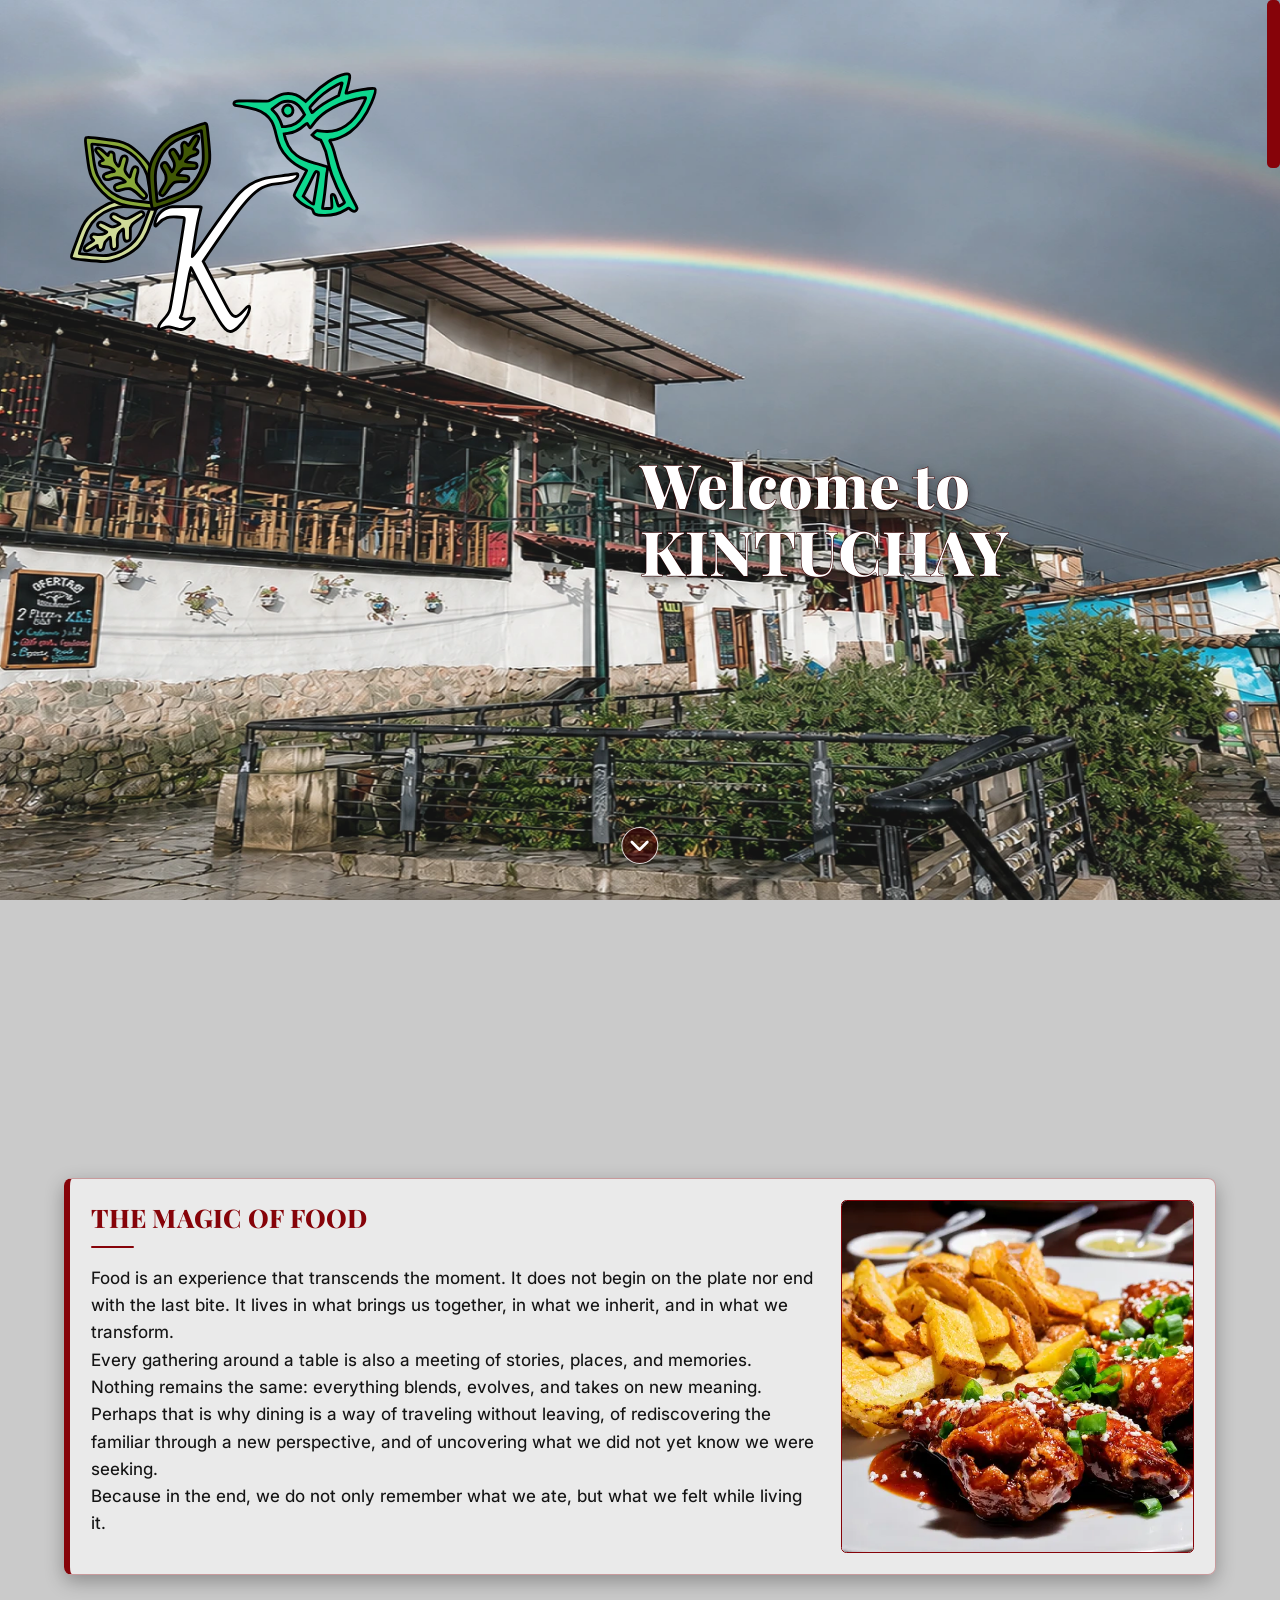
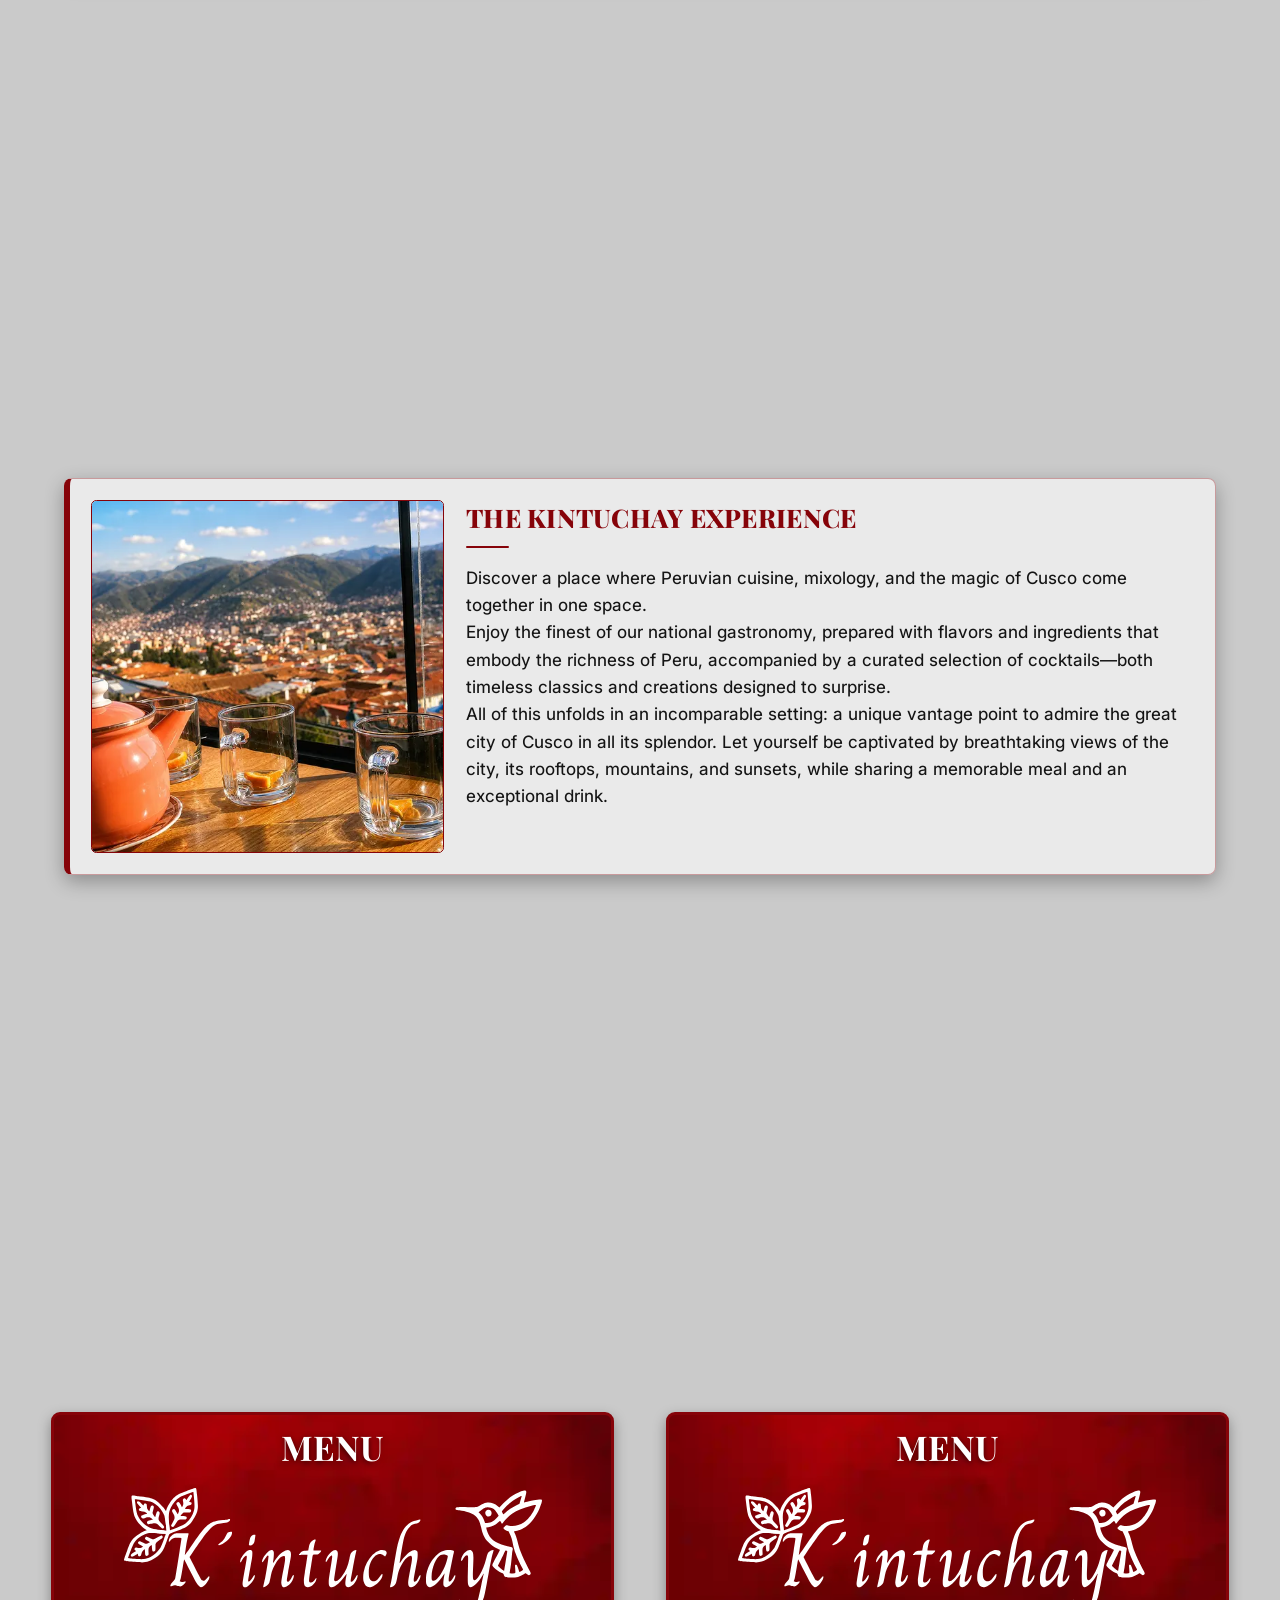
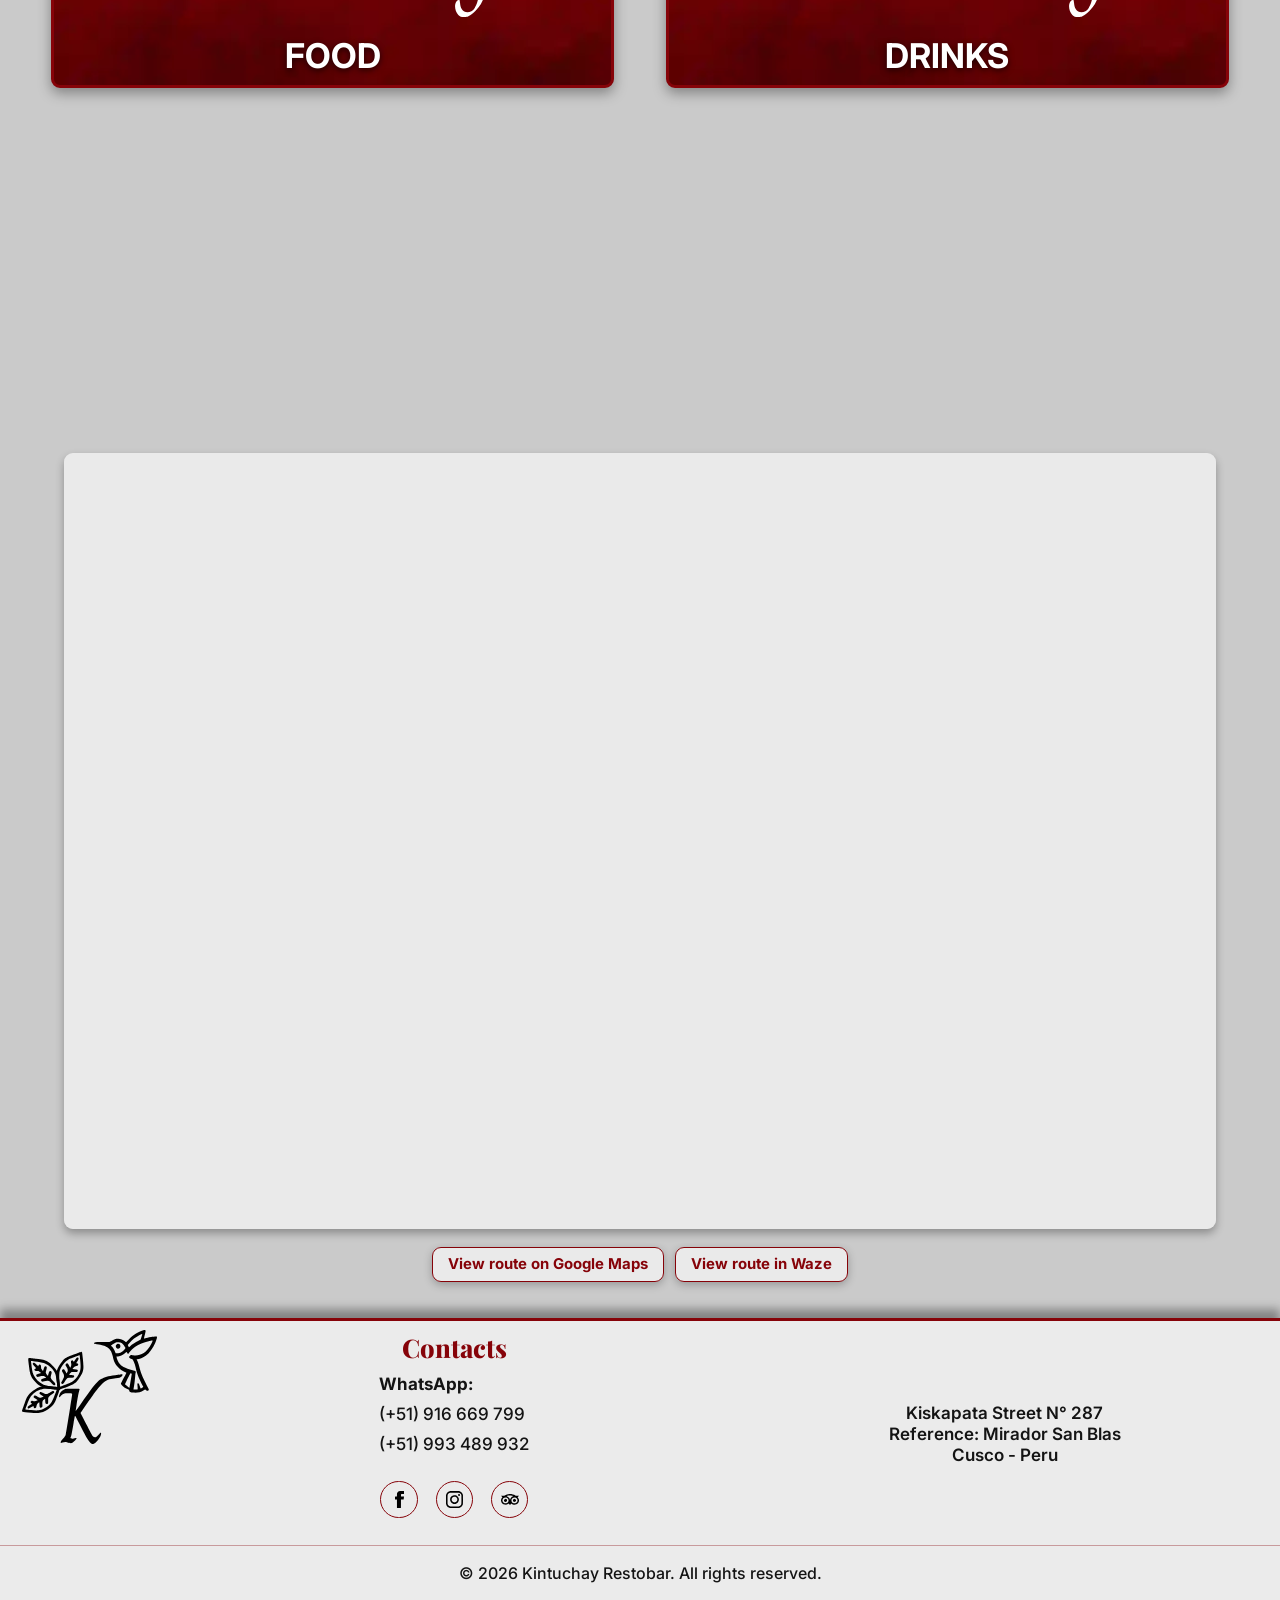
<file: index.html>
<!doctype html>
<html lang="es">
  <head>
    <meta charset="UTF-8" />
    <meta name="viewport" content="width=device-width, initial-scale=1" />
    <title>Kintuchay Restobar | Cocina peruana y coctelería en Cusco</title>
    <meta
      name="description"
      content="Gastronomía peruana, coctelería y una vista espectacular de Cusco. Calle Kiskapata 287, Mirador San Blas. Mira nuestras cartas y cómo llegar."
    />
    <meta name="theme-color" content="#292929" />
    <meta property="og:type" content="website" />
    <meta property="og:site_name" content="Kintuchay Restobar" />
    <meta property="og:title" content="Kintuchay Restobar | Cocina peruana y coctelería en Cusco" />
    <meta property="og:description" content="Gastronomía peruana, coctelería y una vista espectacular de Cusco." />
    <link rel="icon" href="assets/favicon.svg" type="image/svg+xml" />
    <link rel="preconnect" href="https://fonts.googleapis.com" />
    <link rel="preconnect" href="https://fonts.gstatic.com" crossorigin />
    <link rel="stylesheet" href="https://fonts.googleapis.com/css2?family=Playfair+Display:wght@700&display=swap" />
    <link rel="preload" as="image" href="assets/banners/main.webp" fetchpriority="high" />
    <link rel="prefetch" as="image" href="assets/menu/action_button.webp" />
    <link rel="stylesheet" href="css/base.css" />
    <link rel="stylesheet" href="css/home.css" />
    <script type="application/ld+json">
      {
        "@context": "https://schema.org",
        "@type": "Restaurant",
        "name": "Kintuchay Restobar",
        "servesCuisine": "Peruvian",
        "image": "assets/banners/main.webp",
        "telephone": ["+51916669799", "+51993489932"],
        "address": {
          "@type": "PostalAddress",
          "streetAddress": "Calle Kiskapata 287",
          "addressLocality": "Cusco",
          "addressCountry": "PE"
        },
        "geo": {
          "@type": "GeoCoordinates",
          "latitude": -13.5135756,
          "longitude": -71.9741862
        },
        "sameAs": [
          "https://www.facebook.com/kintuchay.restobar.5",
          "https://www.instagram.com/kintuchay_restobar/",
          "https://www.tripadvisor.com.pe/Restaurant_Review-g294314-d23463209-Reviews-Kintuchay-Cusco_Cusco_Region.html"
        ]
      }
    </script>
  </head>

  <body data-smooth-scroll data-smooth="0.08">
    <script src="js/theme.js"></script>

    <main>
      <section class="banner" id="top">
        <img src="assets/banners/main.webp" width="2048" height="1024" alt="" data-lang-alt="alt.banner" fetchpriority="high" />
        <div class="banner-content">
          <div class="icon-container">
            <img src="assets/icon.svg" alt="" />
          </div>
          <h1 class="text-container" data-lang="ui.welcome"></h1>
          <button class="scroll-hint" id="scroll-hint" type="button" data-lang-label="ui.scroll_down">
            <svg viewBox="0 0 24 24" width="40" height="40" fill="none" aria-hidden="true">
              <path d="M5 9l7 7 7-7" stroke="currentColor" stroke-width="2.5" stroke-linecap="round" stroke-linejoin="round" />
            </svg>
          </button>
        </div>
      </section>

      <div class="sections-container" id="sections"></div>

      <section class="menus-container" id="menus">
        <button class="menu-btn food" type="button" data-menu="foods">
          <span class="btn-title" data-lang="menu"></span>
          <img src="assets/title_bar.svg" alt="" />
          <span class="btn-subtitle" data-lang="menu.food"></span>
        </button>
        <button class="menu-btn drinks" type="button" data-menu="drinks">
          <span class="btn-title" data-lang="menu"></span>
          <img src="assets/title_bar.svg" alt="" />
          <span class="btn-subtitle" data-lang="menu.drinks"></span>
        </button>
      </section>

      <section class="map-container" id="map">
        <iframe
          src="https://www.google.com/maps/embed?pb=!1m18!1m12!1m3!1d242.45990794261797!2d-71.97418624702314!3d-13.513575635517789!2m3!1f0!2f0!3f0!3m2!1i1024!2i768!4f13.1!3m3!1m2!1s0x916dd7f8635659b7%3A0x79aada17082e0e29!2sK'intuchay!5e0!3m2!1ses-419!2spe!4v1785962125775!5m2!1ses-419!2spe"
          data-lang-title="map.title"
          title="Kintuchay Restobar"
          style="border: 0"
          allowfullscreen=""
          loading="lazy"
          referrerpolicy="no-referrer-when-downgrade"
        ></iframe>
        <div class="map-actions">
          <a class="map-button" data-link="google" data-leaf target="_blank" rel="noopener" data-lang="map.google"></a>
          <a class="map-button" data-link="waze" data-leaf target="_blank" rel="noopener" data-lang="map.waze"></a>
        </div>
      </section>
    </main>

    <script src="libraries/smooth-scroll.js"></script>
    <script src="js/core.js"></script>
    <script src="js/home.js"></script>
  </body>
</html>
</file>
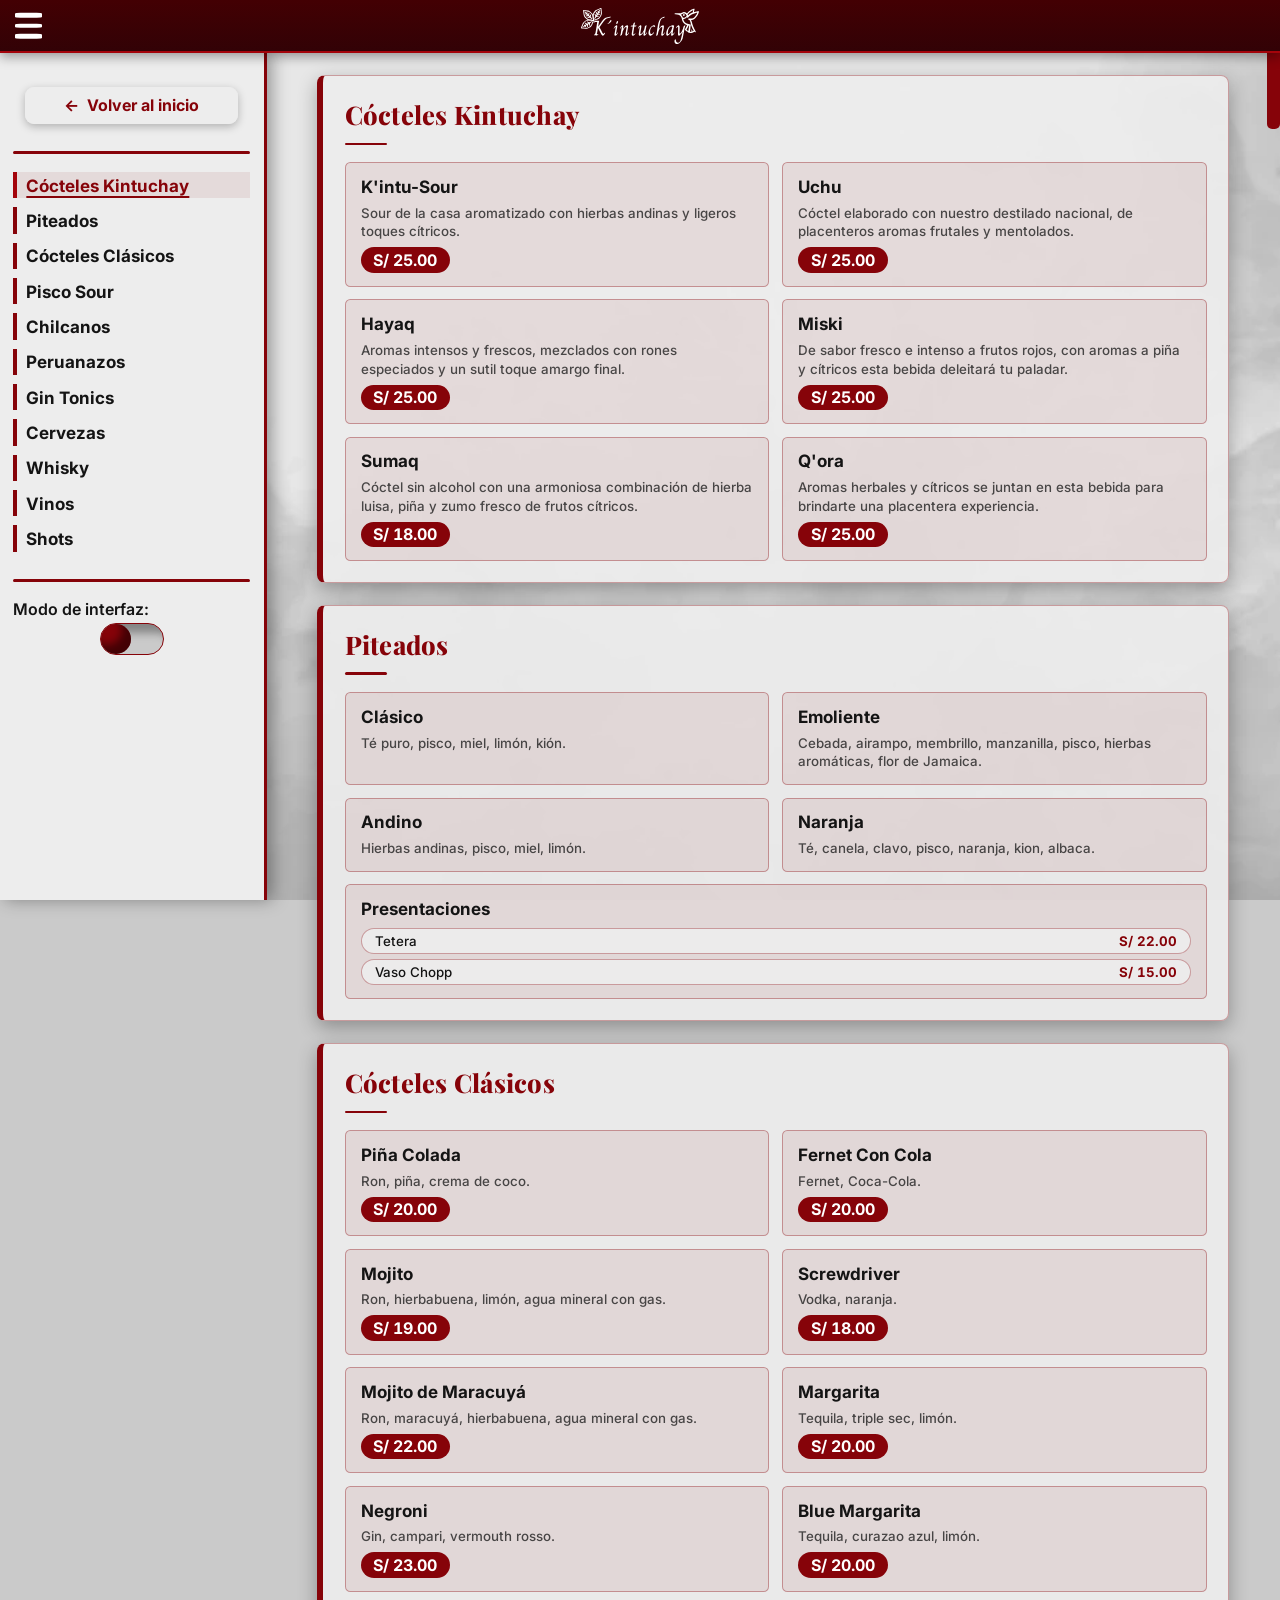
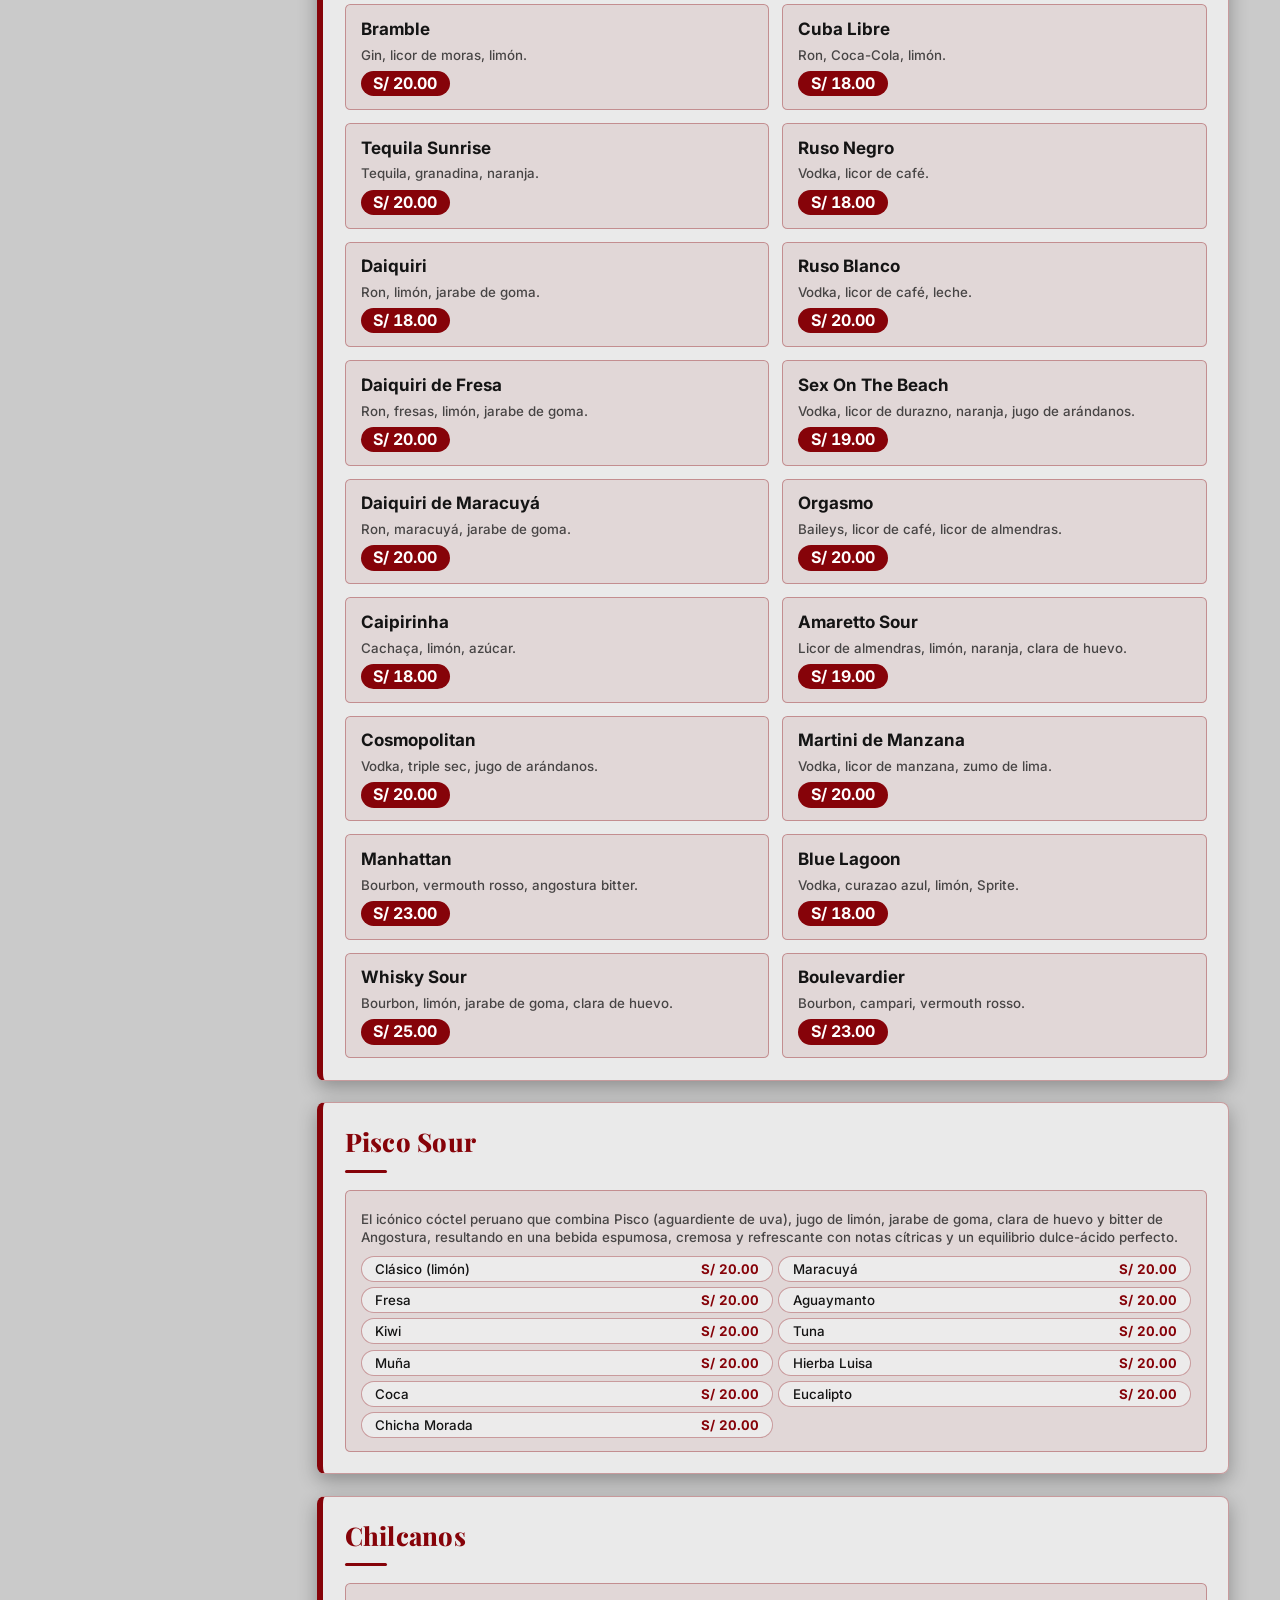
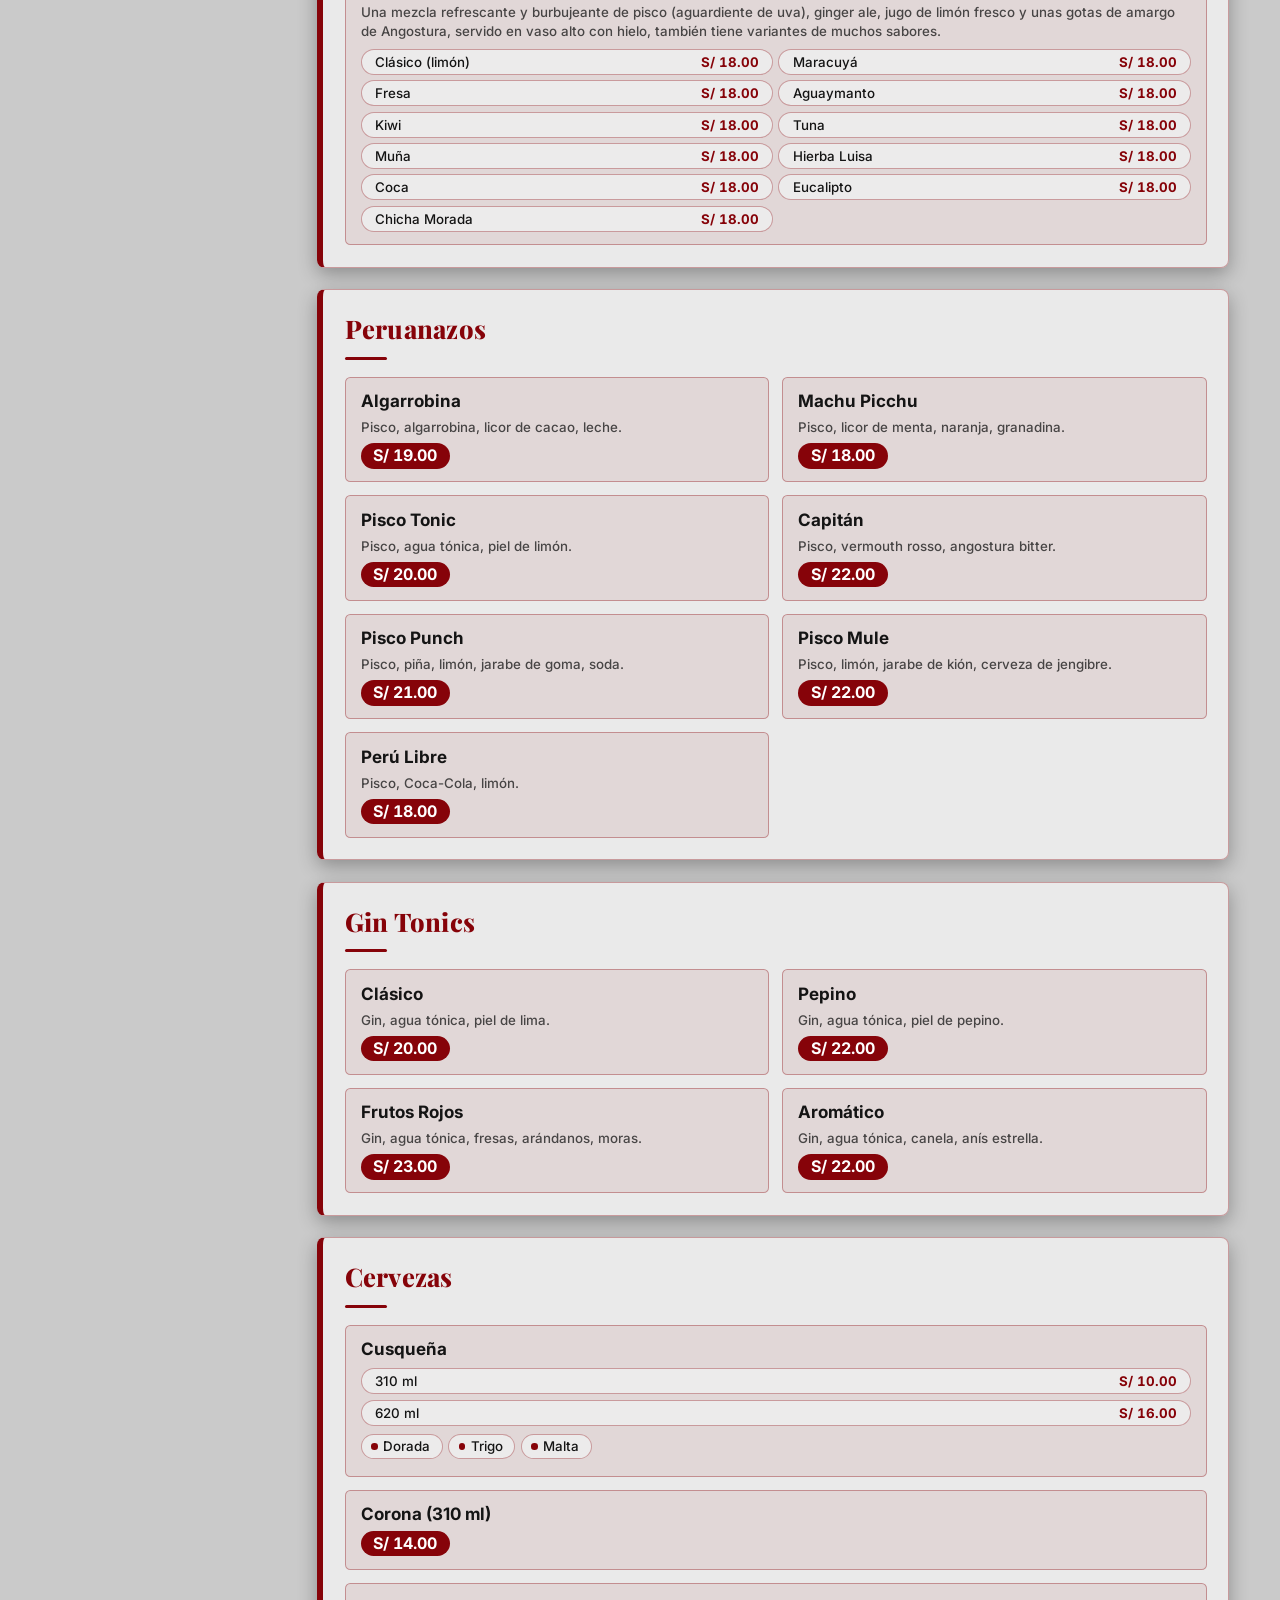
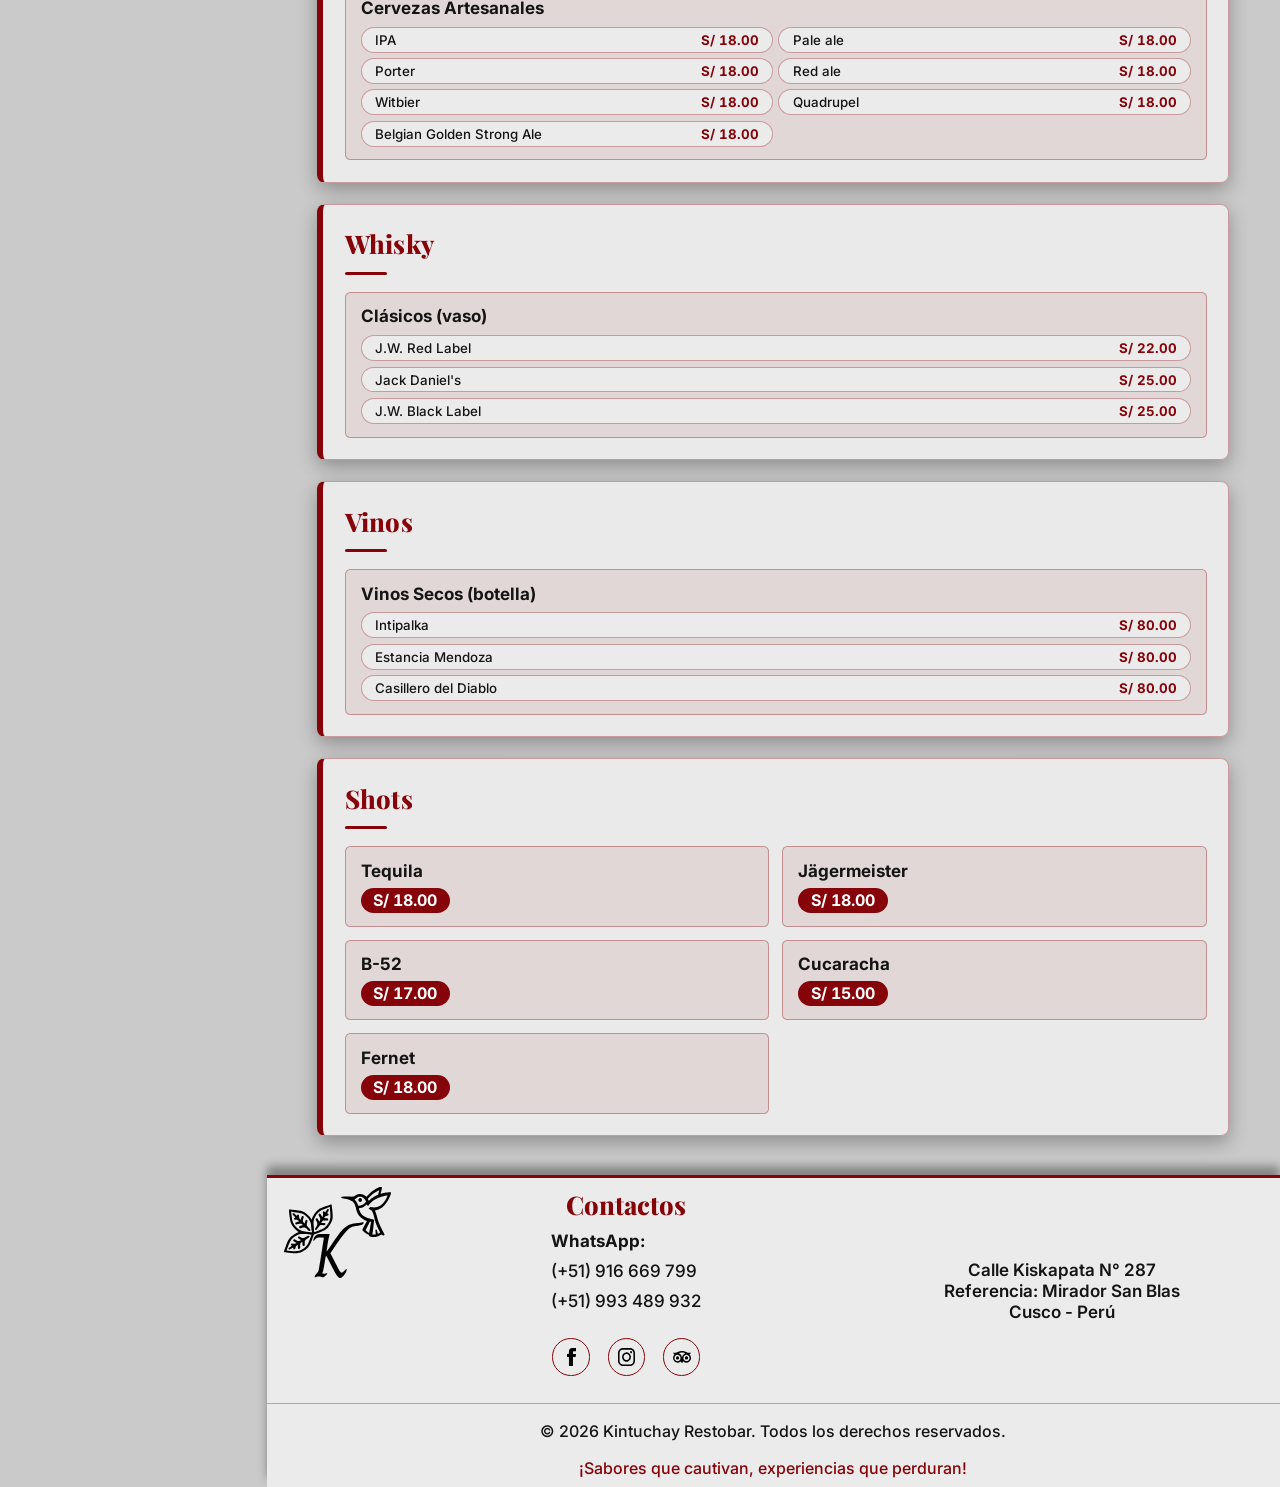
<file: Bebidas/index.html>
<!doctype html>
<html lang="es">
  <head>
    <meta charset="UTF-8" />
    <meta name="viewport" content="width=device-width, initial-scale=1" />
    <title>Carta de bebidas | Kintuchay Restobar</title>
    <meta
      name="description"
      content="Carta de bebidas de Kintuchay Restobar en Cusco: cócteles de autor y clásicos, pisco sour, chilcanos, gin tonics, cervezas, whisky, vinos y shots."
    />
    <meta name="theme-color" content="#292929" />
    <link rel="icon" href="../assets/favicon.svg" type="image/svg+xml" />
    <link rel="preconnect" href="https://fonts.googleapis.com" />
    <link rel="preconnect" href="https://fonts.gstatic.com" crossorigin />
    <link rel="stylesheet" href="https://fonts.googleapis.com/css2?family=Playfair+Display:wght@700&display=swap" />
    <link rel="stylesheet" href="../css/base.css" />
    <link rel="stylesheet" href="../css/menu.css" />
  </head>

  <body
    data-smooth-scroll
    data-smooth="0.08"
    data-page="menu"
    data-root="../"
    data-fixed-lang="es"
    data-side-open="desktop"
    data-title-key="meta.drinks_title"
    data-description-key="meta.drinks_description"
  >
    <script src="../js/theme.js"></script>

    <main class="menu-main">
      <h1 class="sr-only" data-lang="menu_page.drinks_heading"></h1>
      <div class="menu-content" id="menu-content"></div>
    </main>

    <script src="../libraries/smooth-scroll.js"></script>
    <script src="../js/core.js"></script>
    <script src="../js/menu.js"></script>
  </body>
</html>
</file>
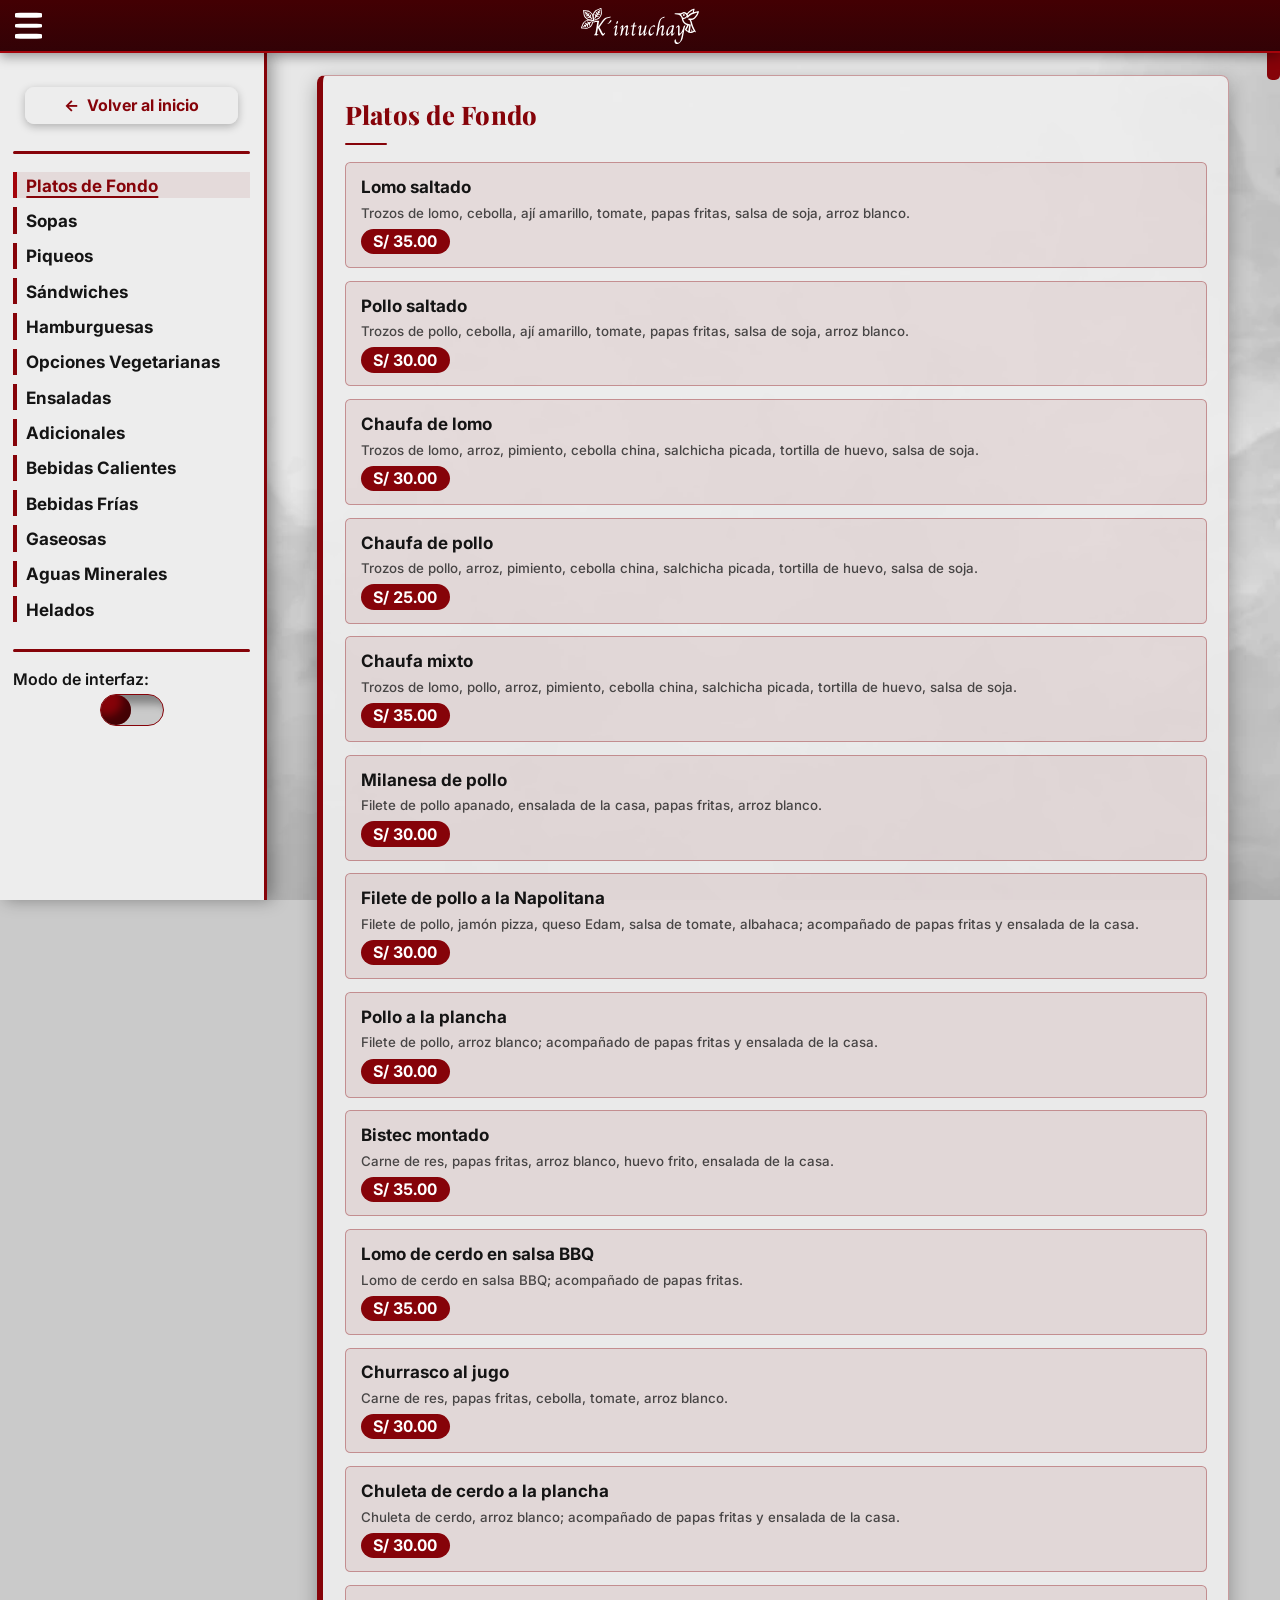
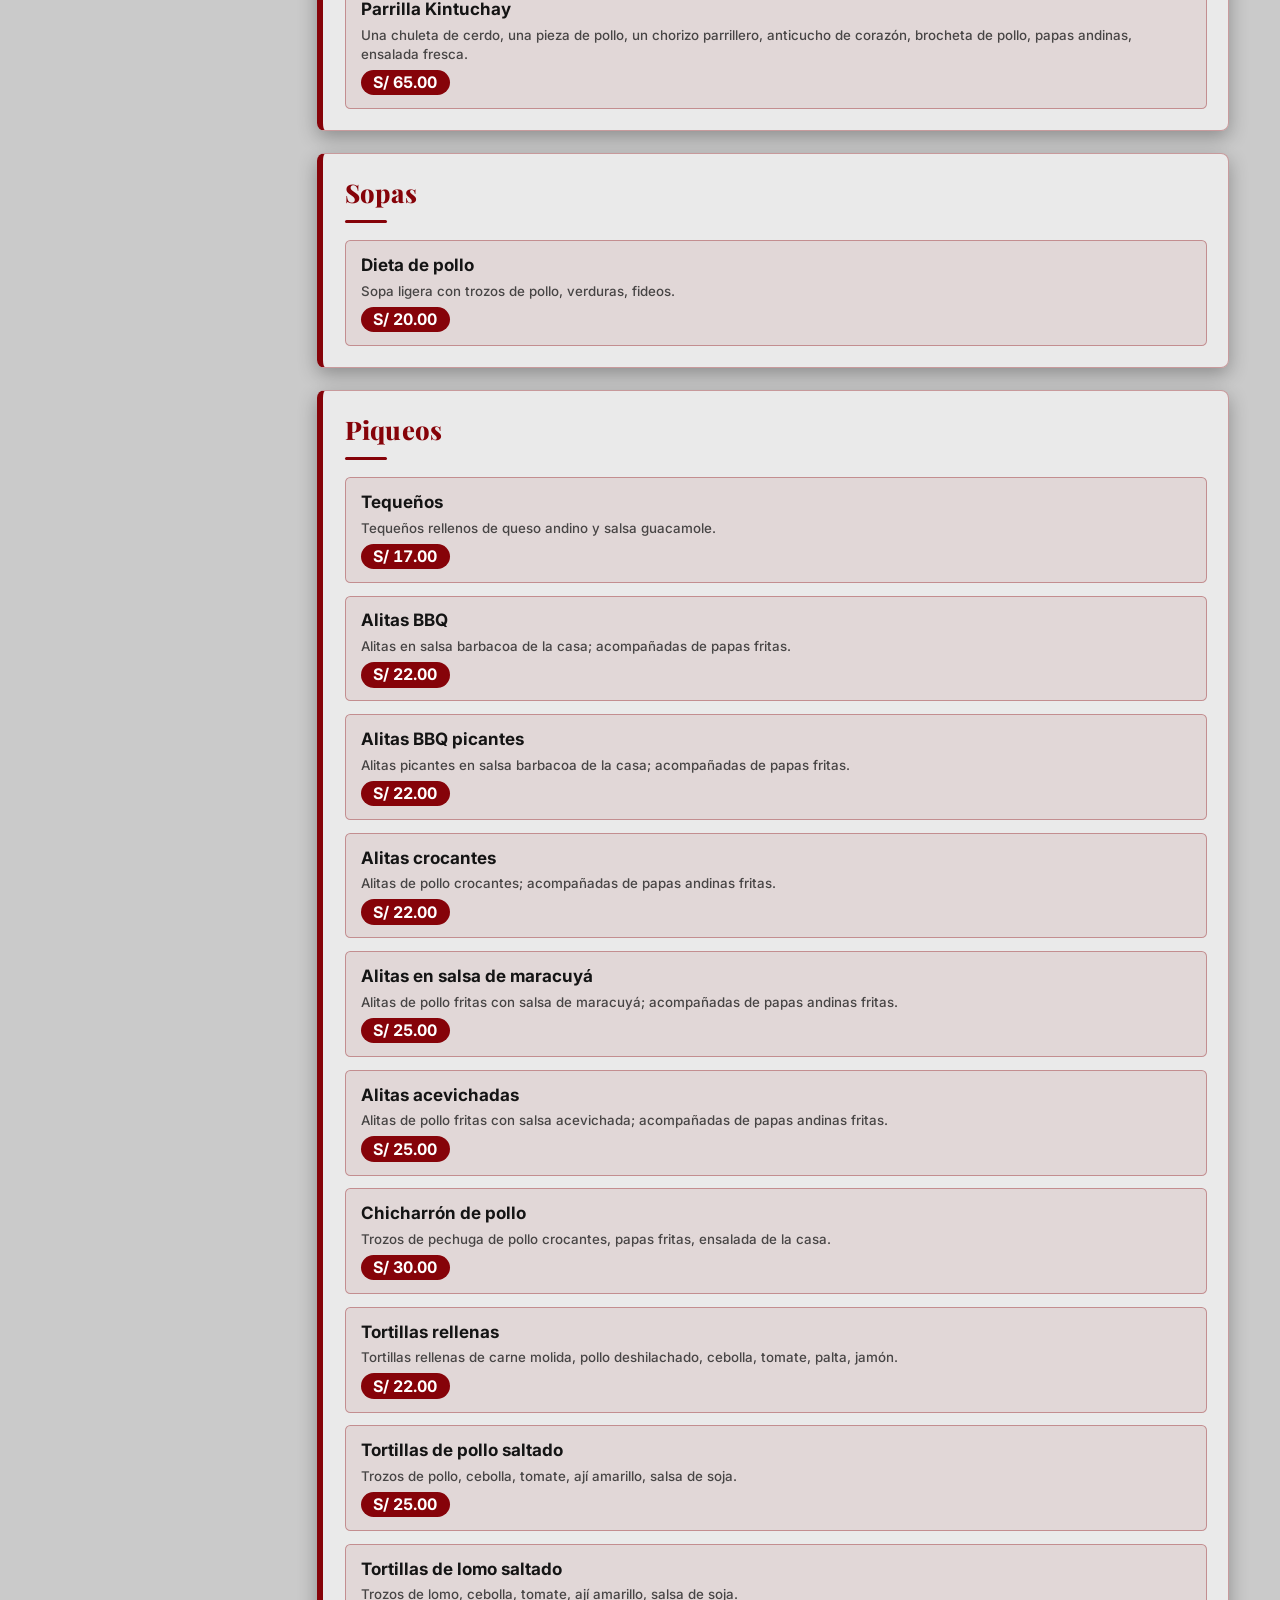
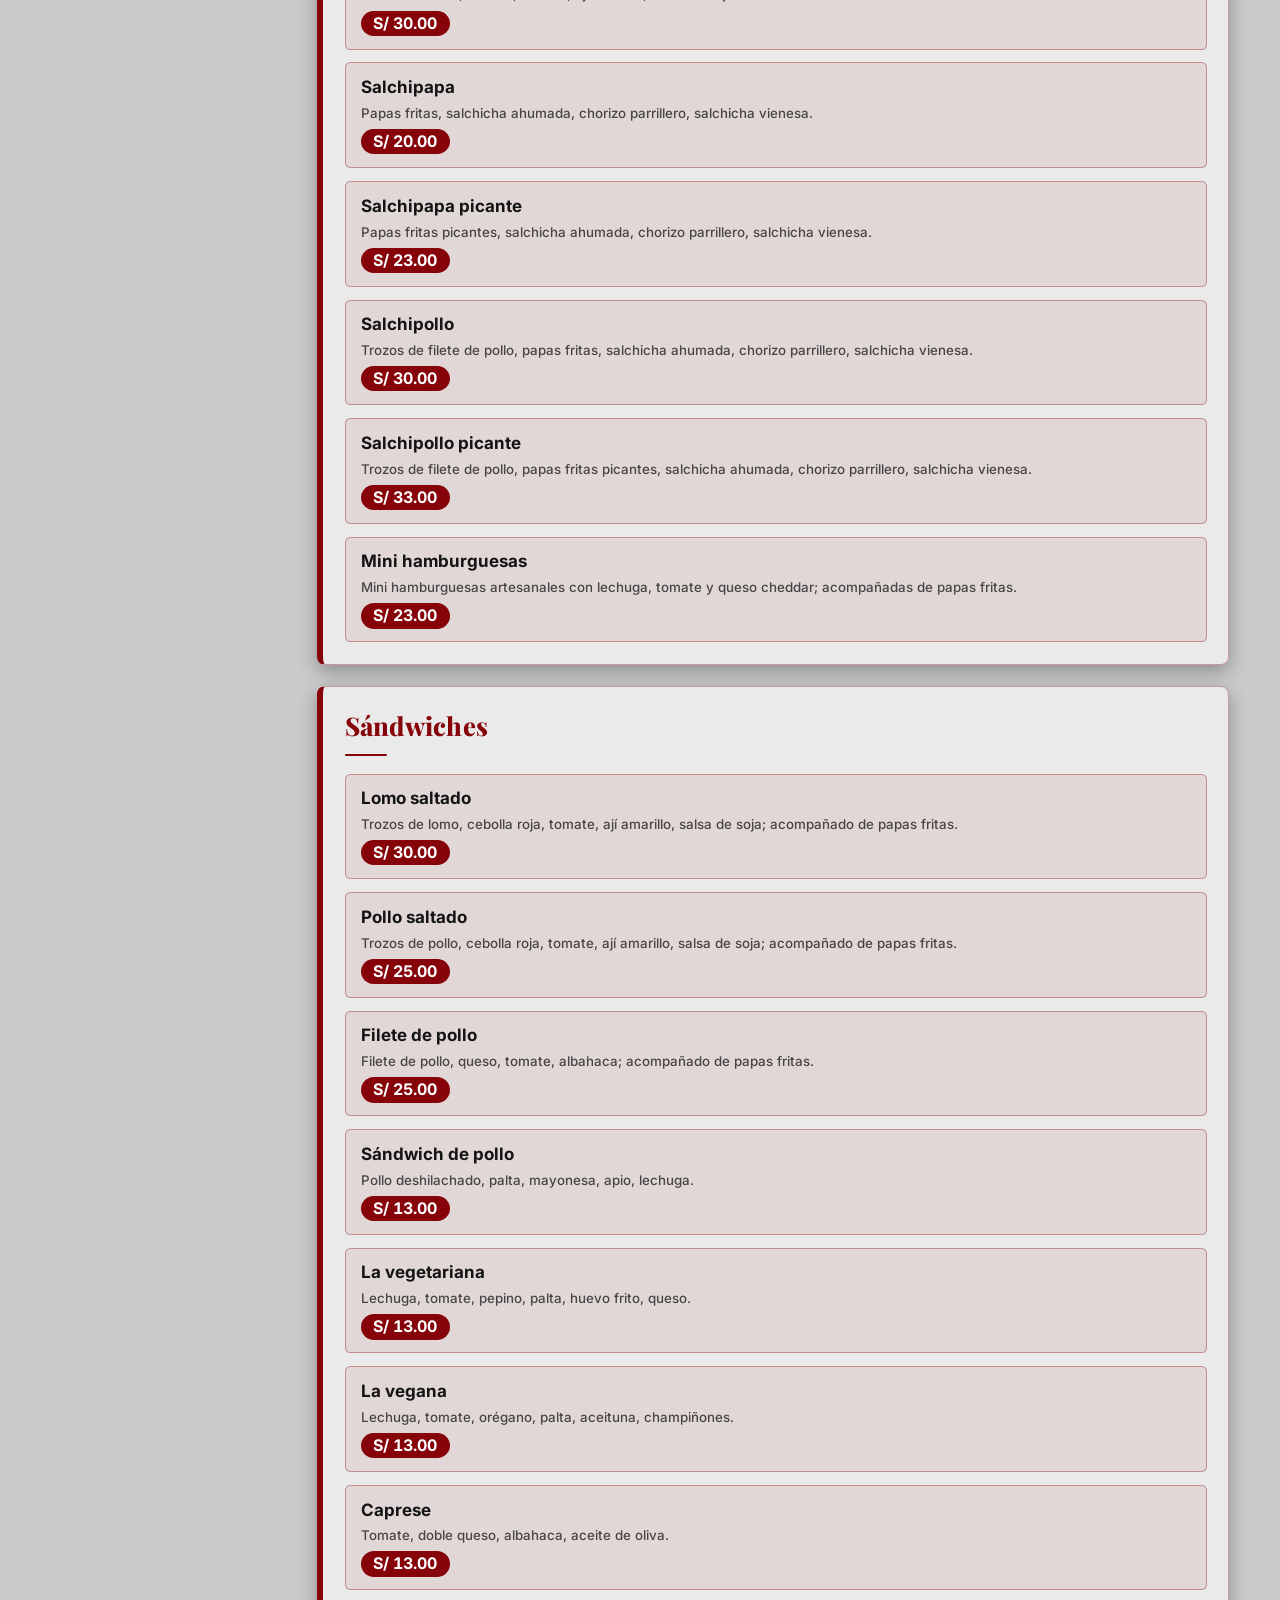
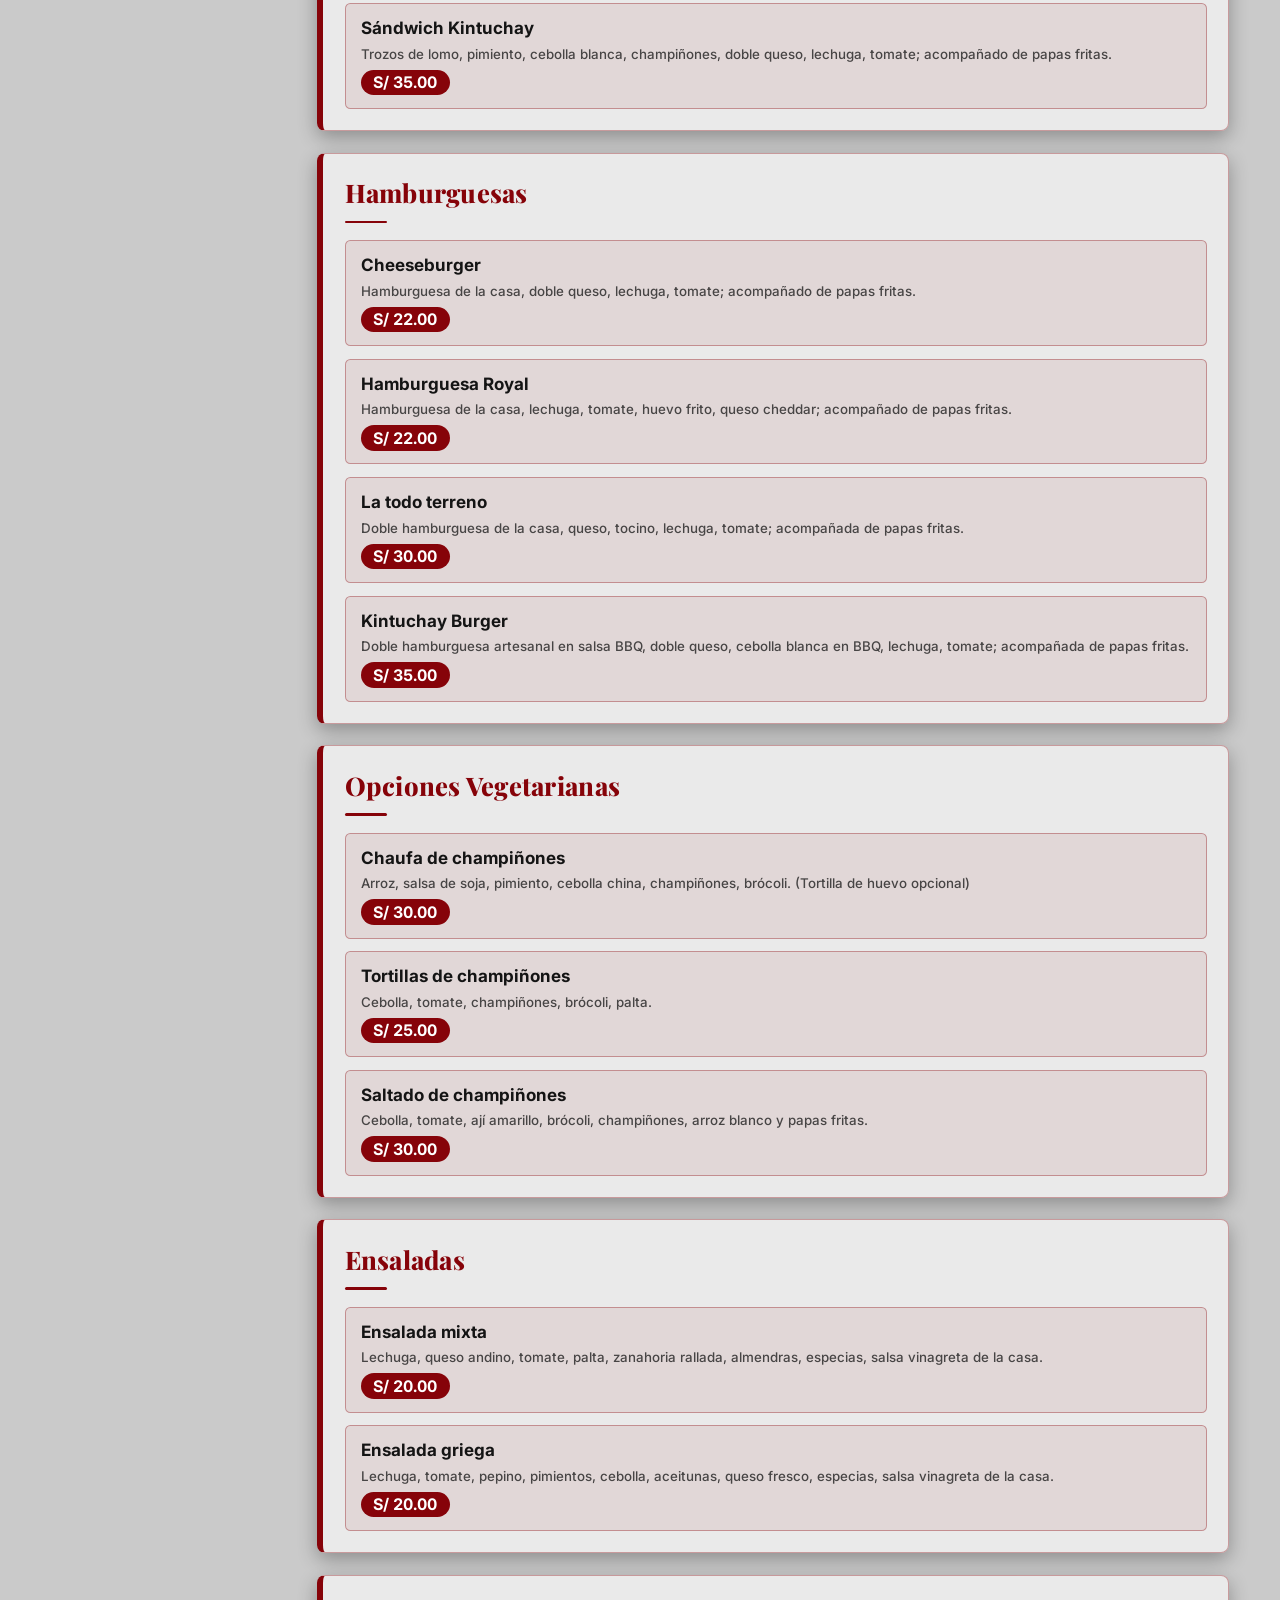
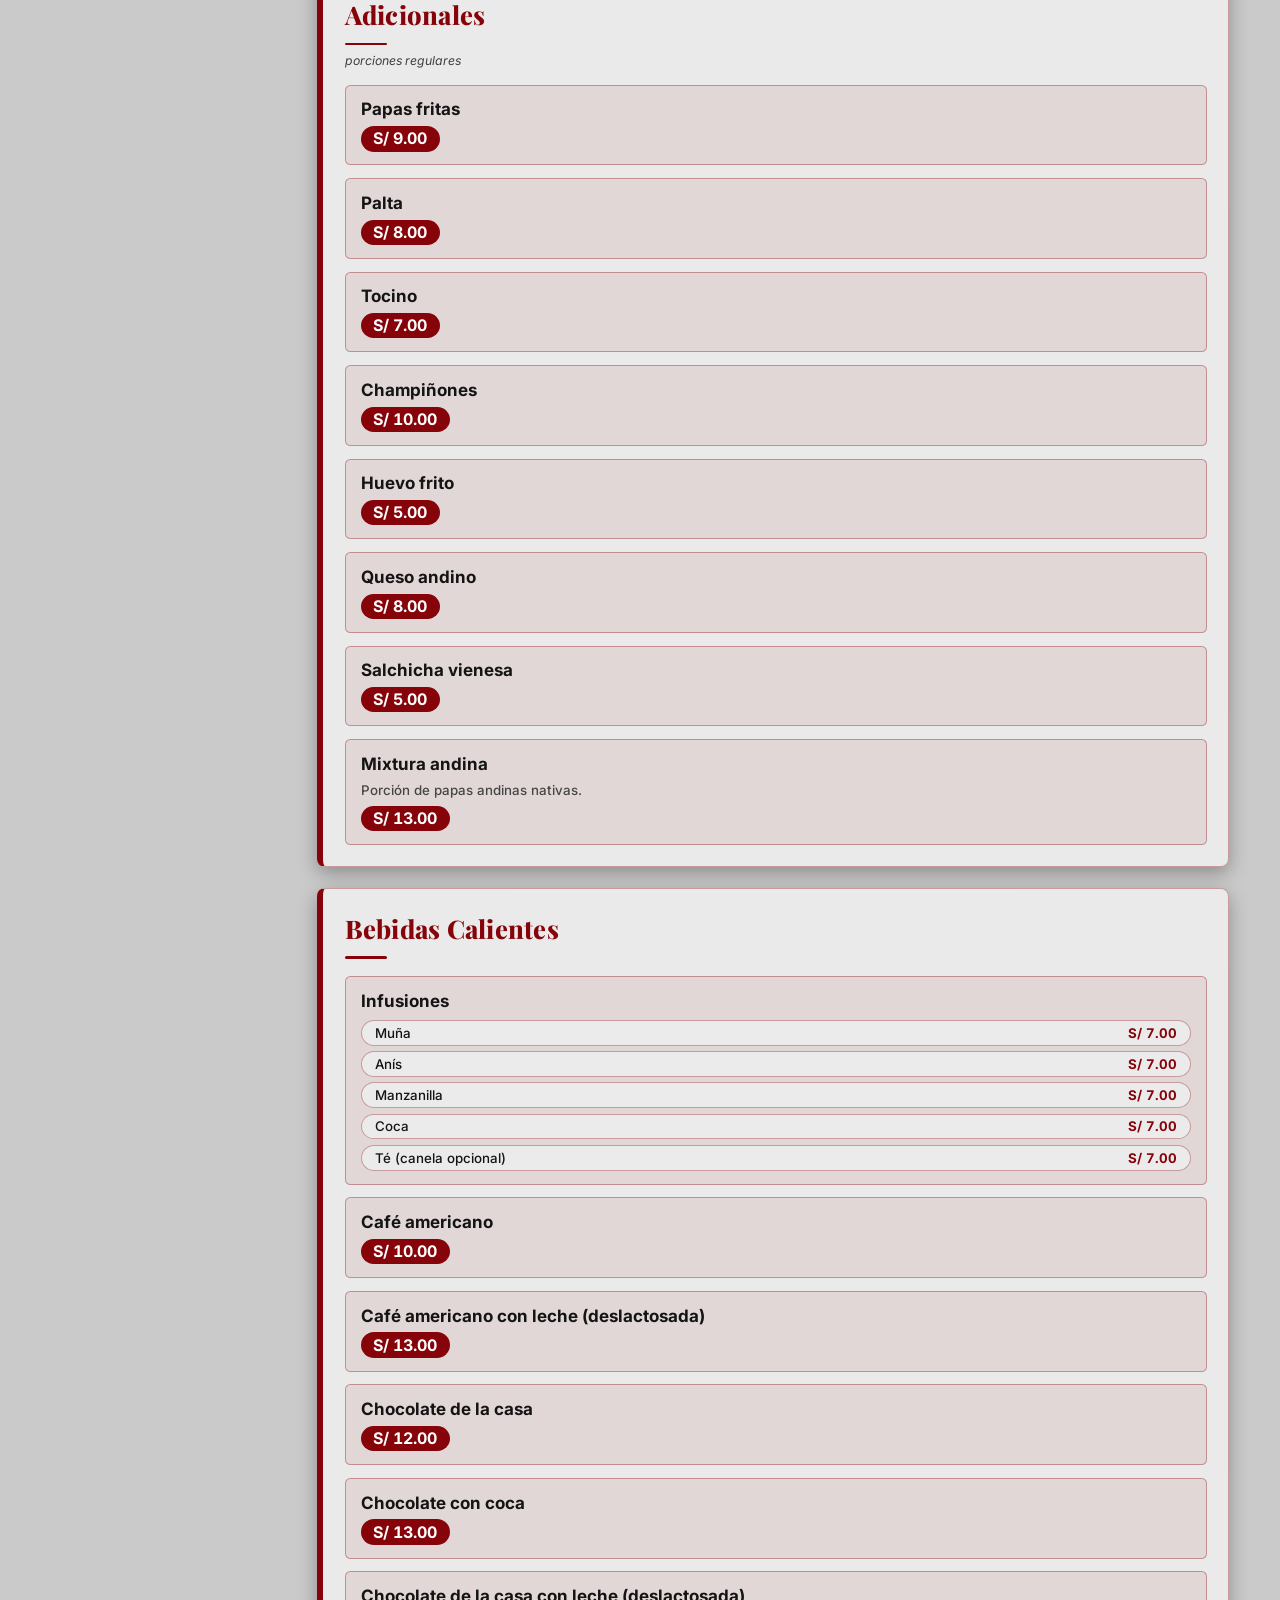
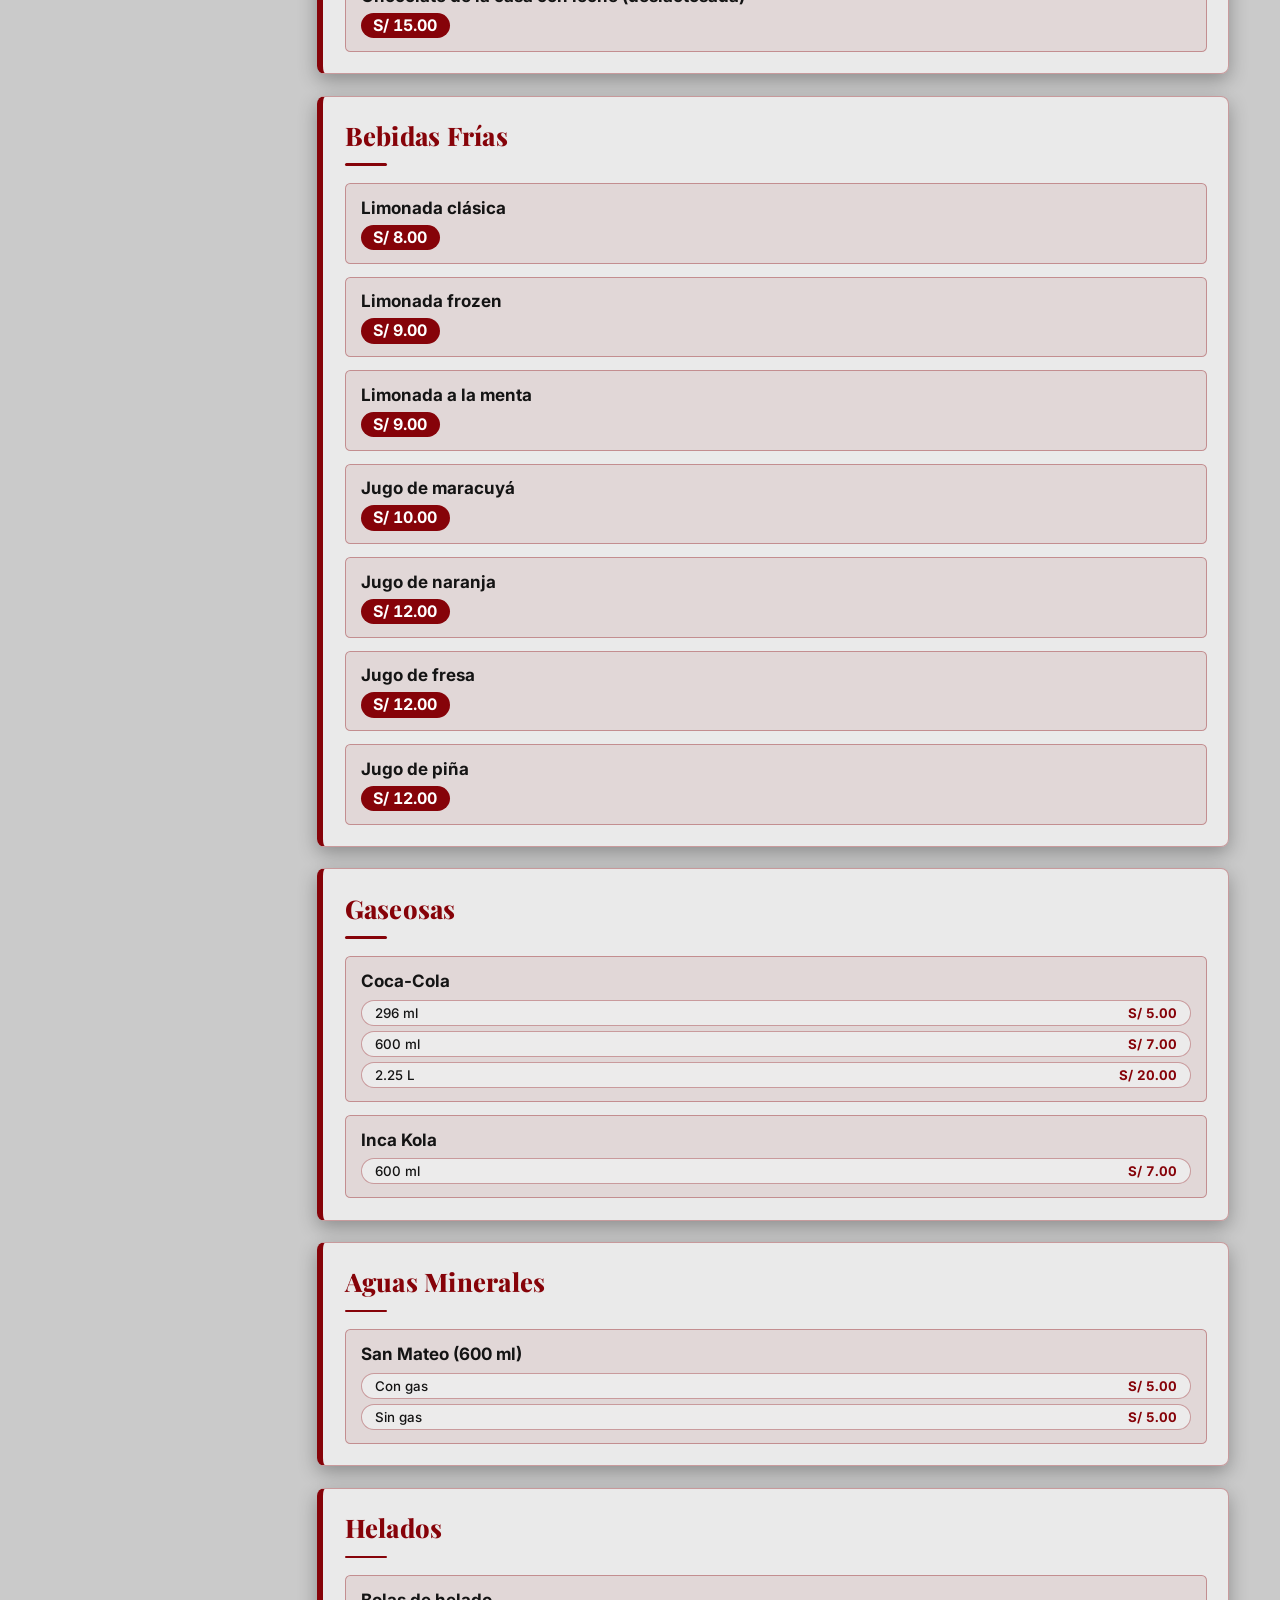
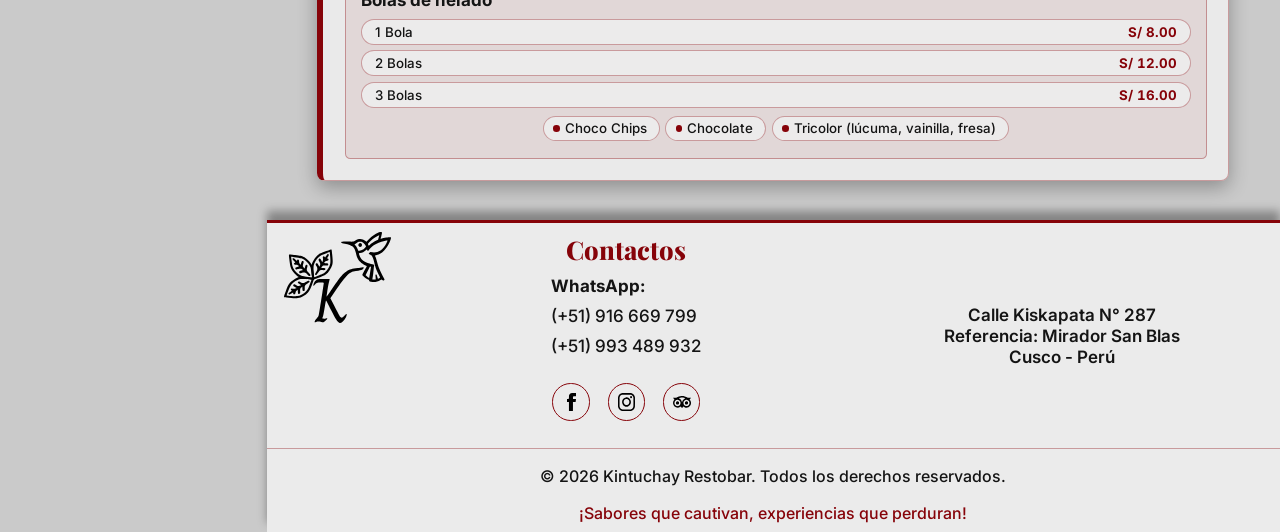
<file: Comidas/index.html>
<!doctype html>
<html lang="es">
  <head>
    <meta charset="UTF-8" />
    <meta name="viewport" content="width=device-width, initial-scale=1" />
    <title>Carta de comidas | Kintuchay Restobar</title>
    <meta
      name="description"
      content="Carta de comidas de Kintuchay Restobar en Cusco: platos de fondo, piqueos, sándwiches, hamburguesas, opciones vegetarianas y más."
    />
    <meta name="theme-color" content="#292929" />
    <link rel="icon" href="../assets/favicon.svg" type="image/svg+xml" />
    <link rel="preconnect" href="https://fonts.googleapis.com" />
    <link rel="preconnect" href="https://fonts.gstatic.com" crossorigin />
    <link rel="stylesheet" href="https://fonts.googleapis.com/css2?family=Playfair+Display:wght@700&display=swap" />
    <link rel="stylesheet" href="../css/base.css" />
    <link rel="stylesheet" href="../css/menu.css" />
  </head>

  <body
    data-smooth-scroll
    data-smooth="0.08"
    data-page="menu"
    data-root="../"
    data-fixed-lang="es"
    data-side-open="desktop"
    data-title-key="meta.foods_title"
    data-description-key="meta.foods_description"
  >
    <script src="../js/theme.js"></script>

    <main class="menu-main">
      <h1 class="sr-only" data-lang="menu_page.foods_heading"></h1>
      <div class="menu-content" id="menu-content"></div>
    </main>

    <script src="../libraries/smooth-scroll.js"></script>
    <script src="../js/core.js"></script>
    <script src="../js/menu.js"></script>
  </body>
</html>
</file>
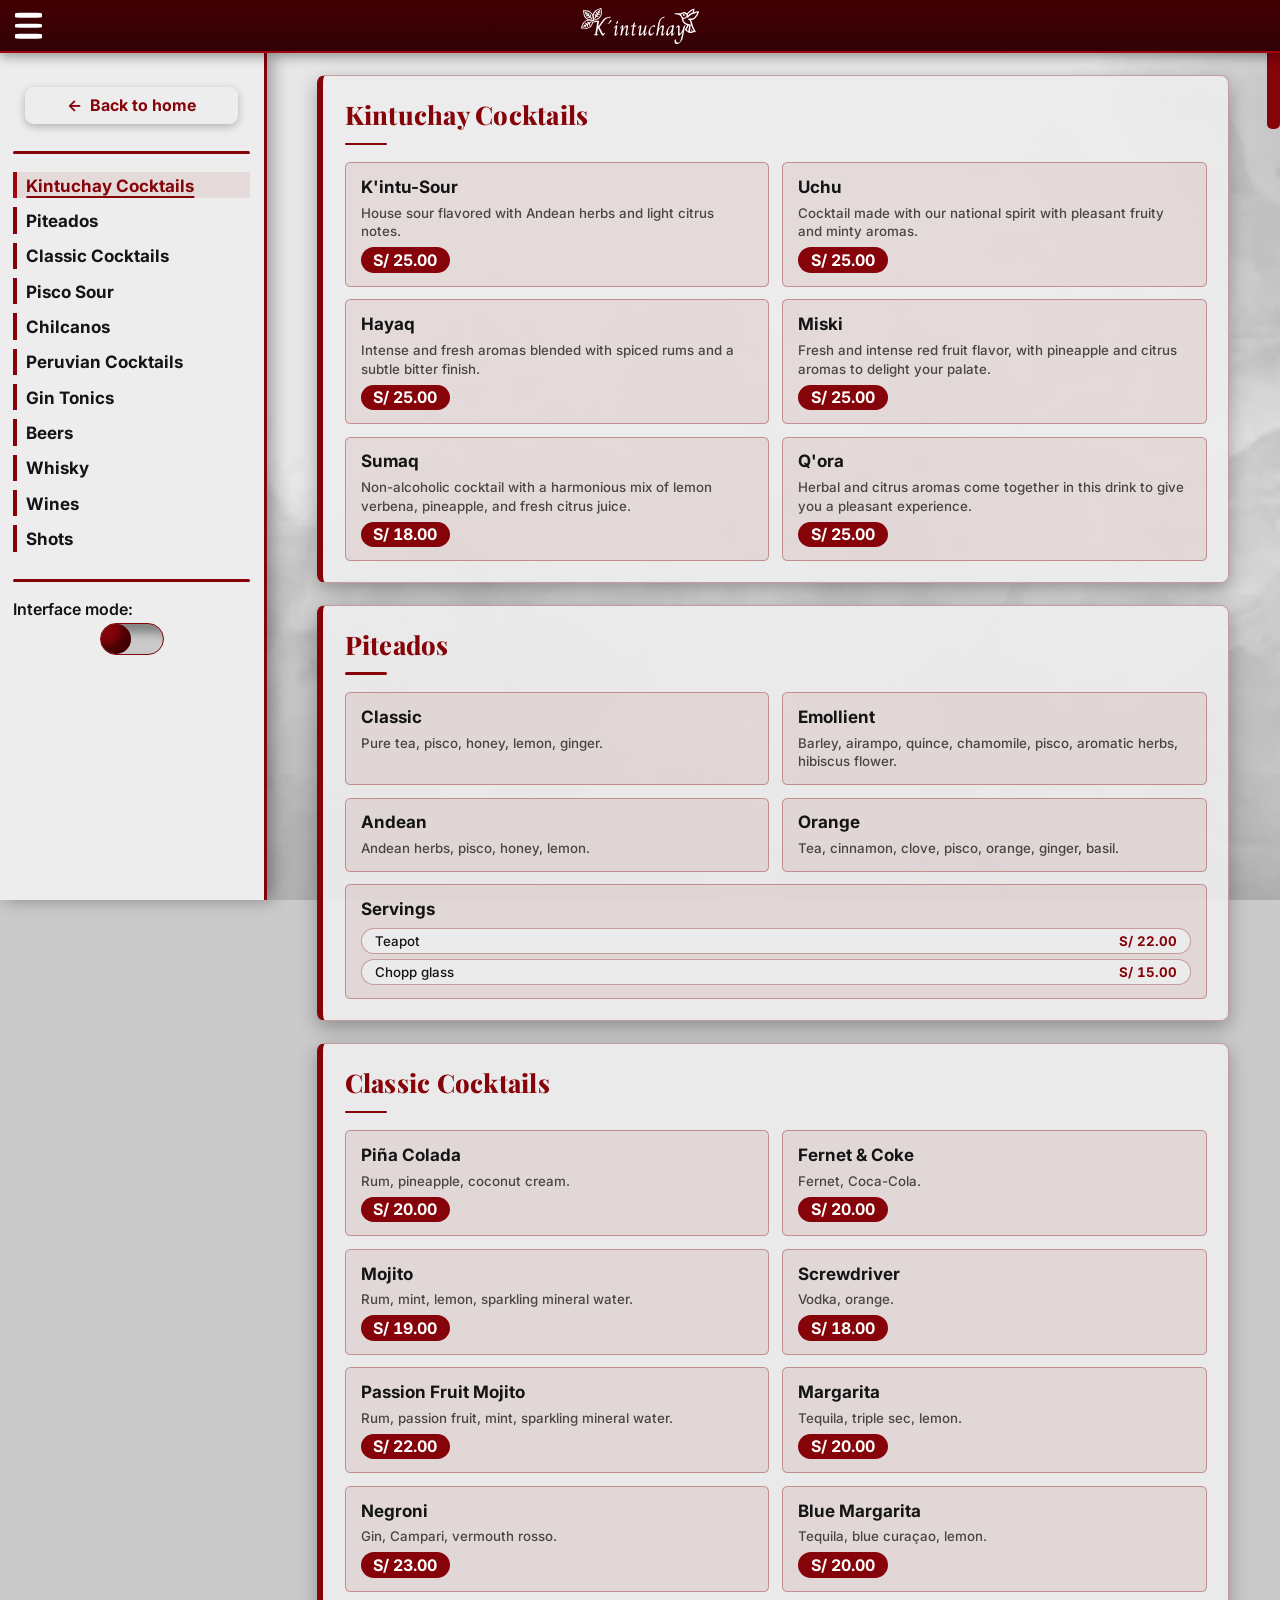
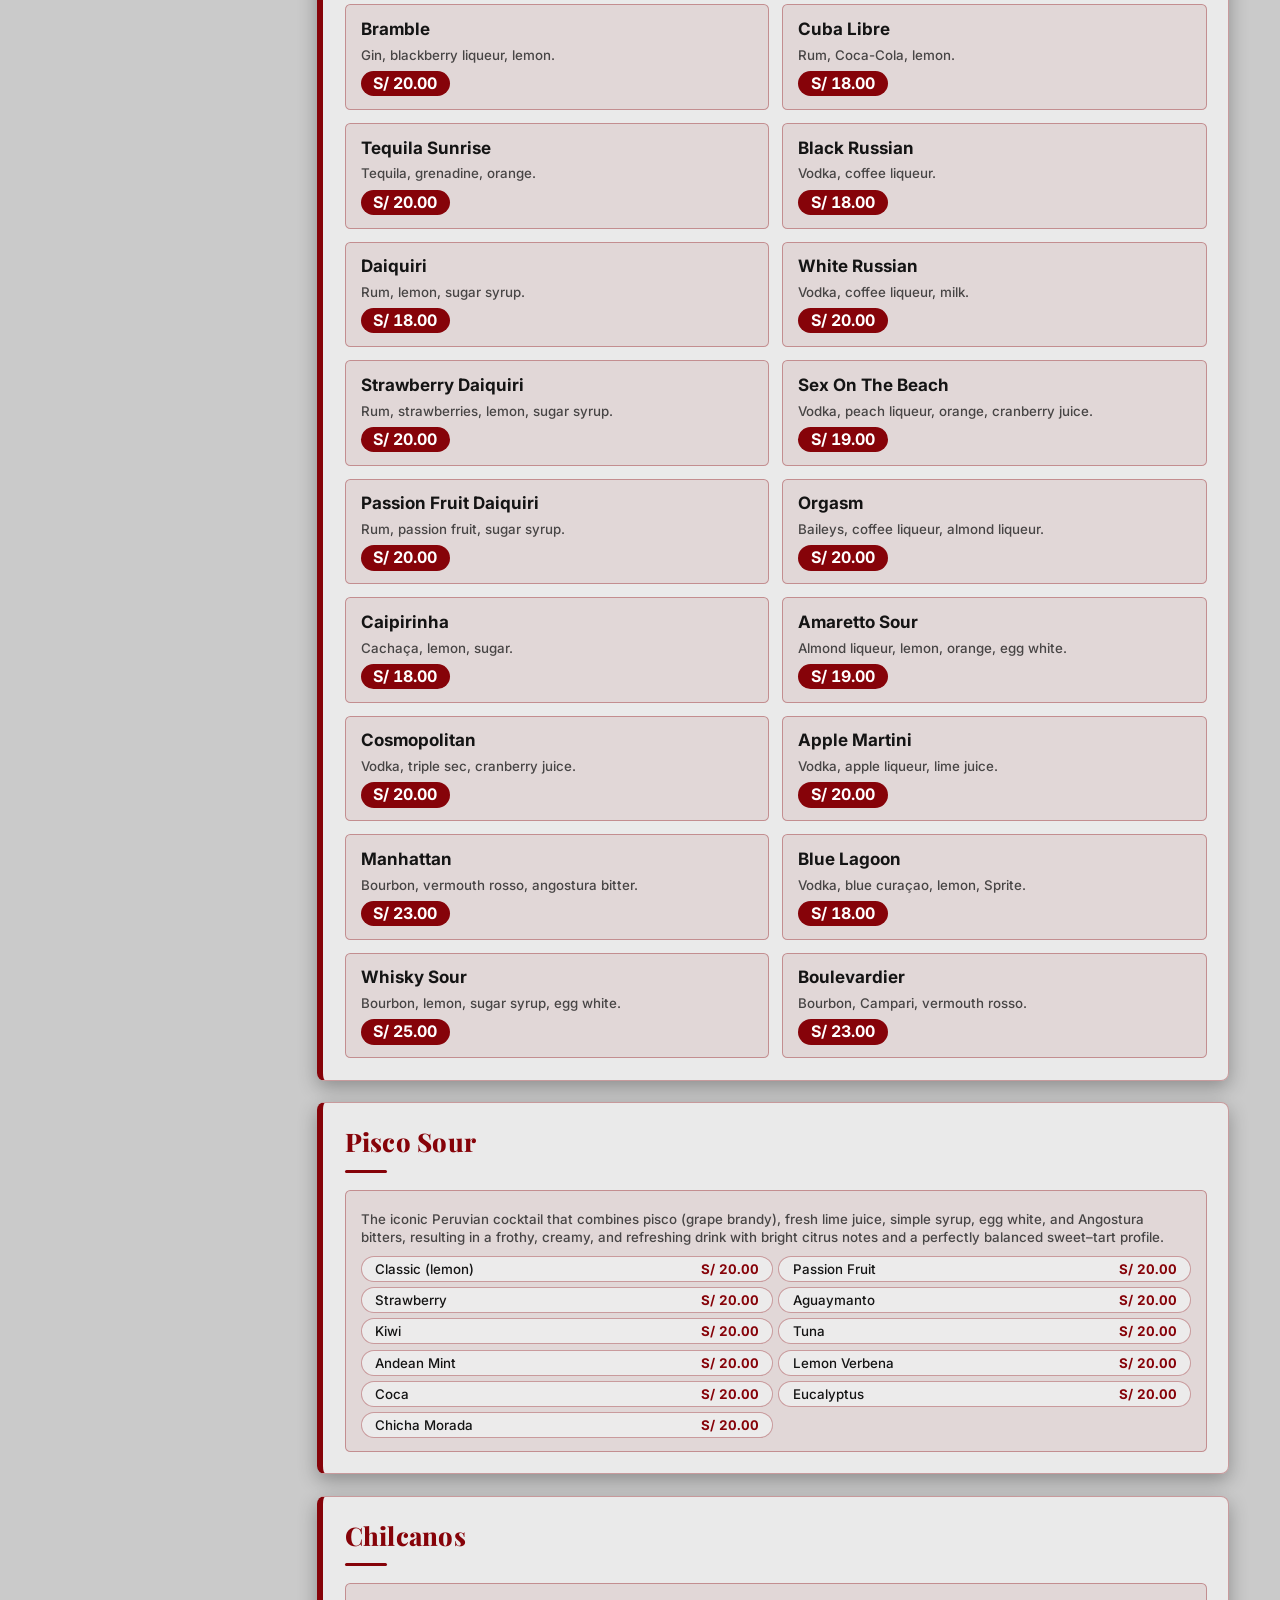
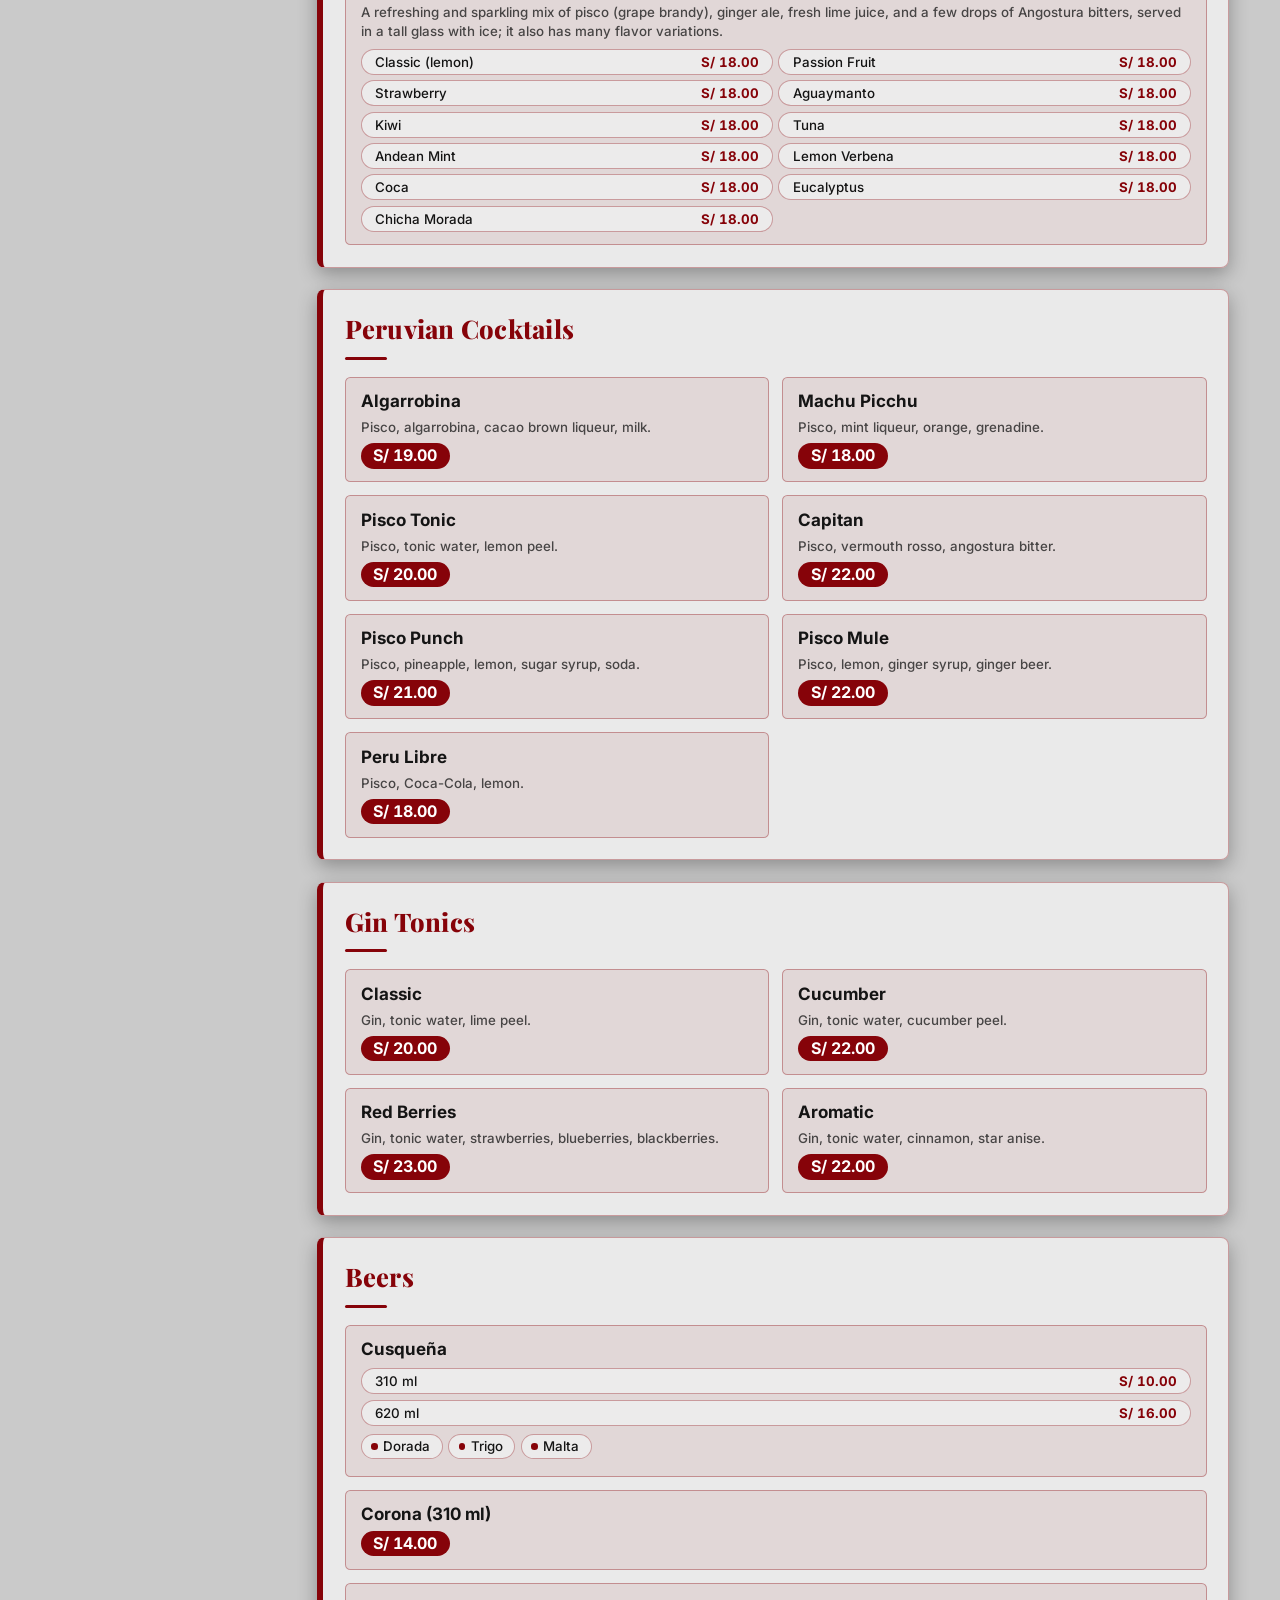
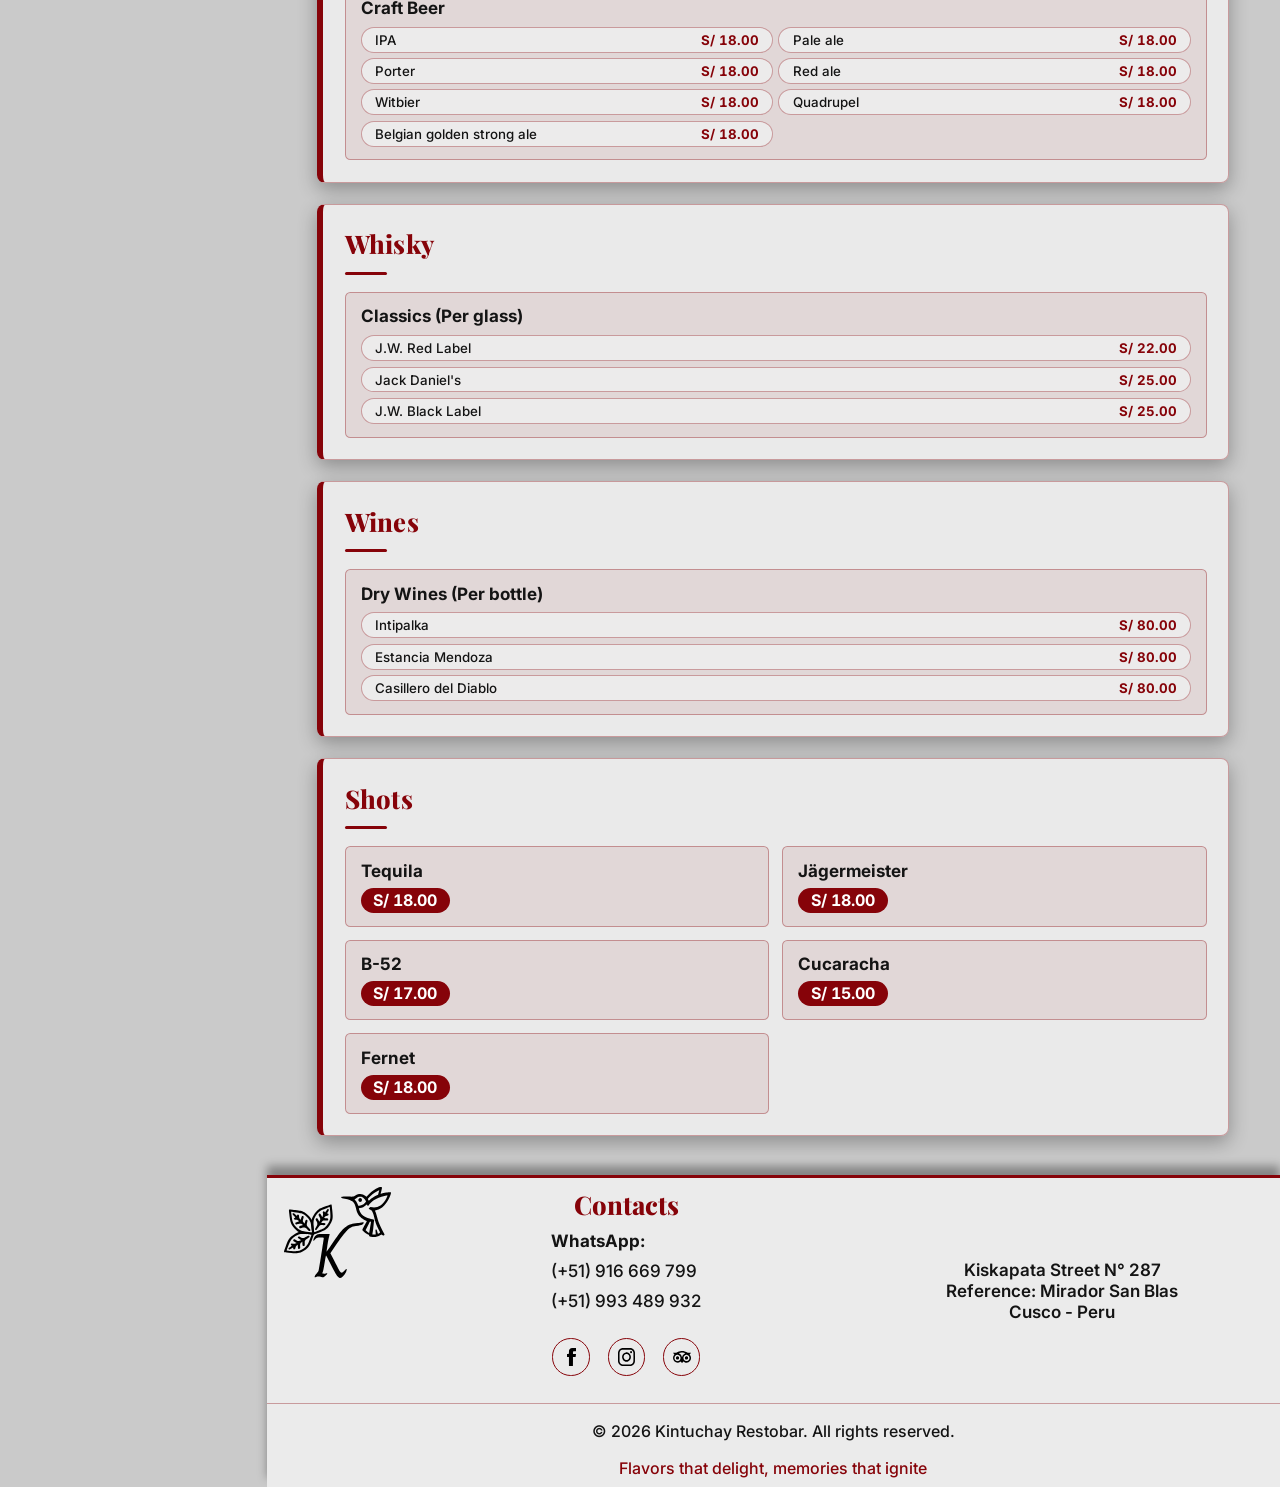
<file: drinks/index.html>
<!doctype html>
<html lang="en">
  <head>
    <meta charset="UTF-8" />
    <meta name="viewport" content="width=device-width, initial-scale=1" />
    <title>Drinks menu | Kintuchay Restobar</title>
    <meta
      name="description"
      content="Kintuchay Restobar drinks menu in Cusco: signature and classic cocktails, pisco sour, chilcanos, gin tonics, beers, whisky, wines and shots."
    />
    <meta name="theme-color" content="#292929" />
    <link rel="icon" href="../assets/favicon.svg" type="image/svg+xml" />
    <link rel="preconnect" href="https://fonts.googleapis.com" />
    <link rel="preconnect" href="https://fonts.gstatic.com" crossorigin />
    <link rel="stylesheet" href="https://fonts.googleapis.com/css2?family=Playfair+Display:wght@700&display=swap" />
    <link rel="stylesheet" href="../css/base.css" />
    <link rel="stylesheet" href="../css/menu.css" />
  </head>

  <body
    data-smooth-scroll
    data-smooth="0.08"
    data-page="menu"
    data-root="../"
    data-fixed-lang="en"
    data-side-open="desktop"
    data-title-key="meta.drinks_title"
    data-description-key="meta.drinks_description"
  >
    <script src="../js/theme.js"></script>

    <main class="menu-main">
      <h1 class="sr-only" data-lang="menu_page.drinks_heading"></h1>
      <div class="menu-content" id="menu-content"></div>
    </main>

    <script src="../libraries/smooth-scroll.js"></script>
    <script src="../js/core.js"></script>
    <script src="../js/menu.js"></script>
  </body>
</html>
</file>
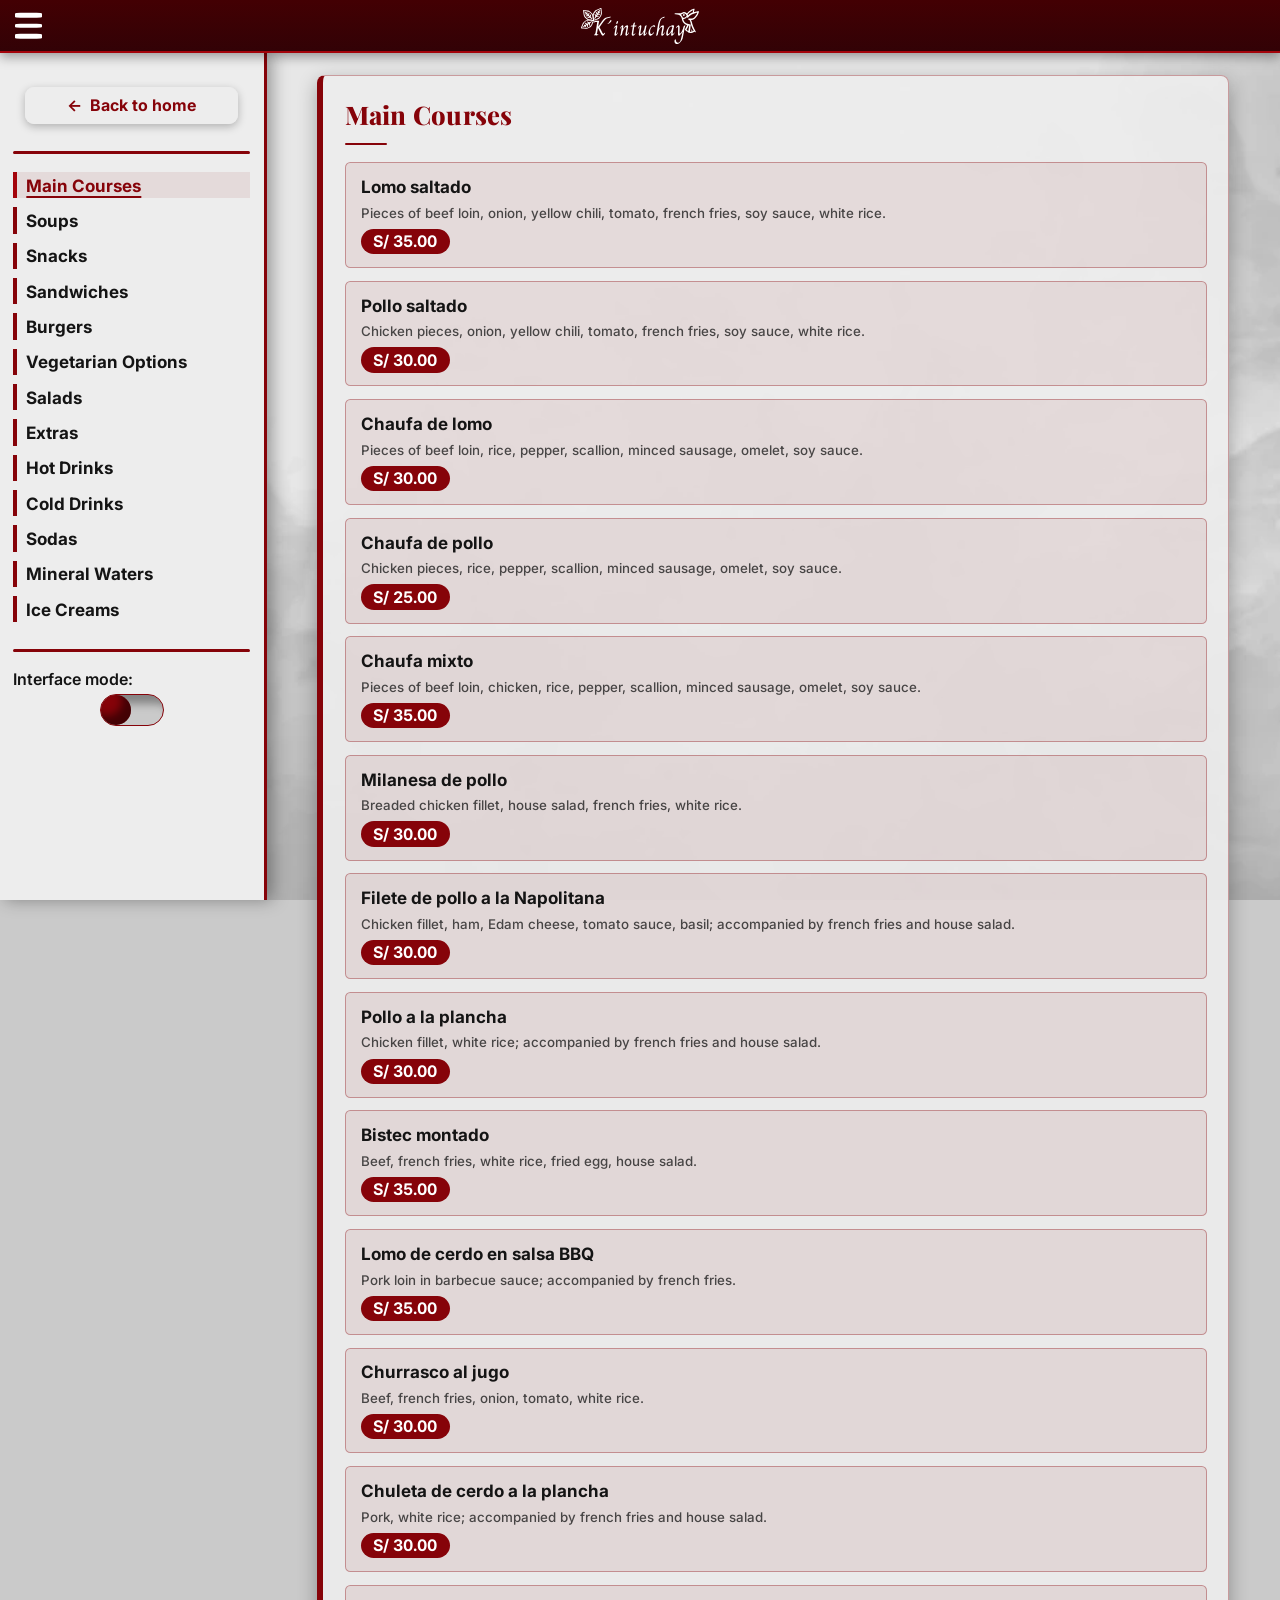
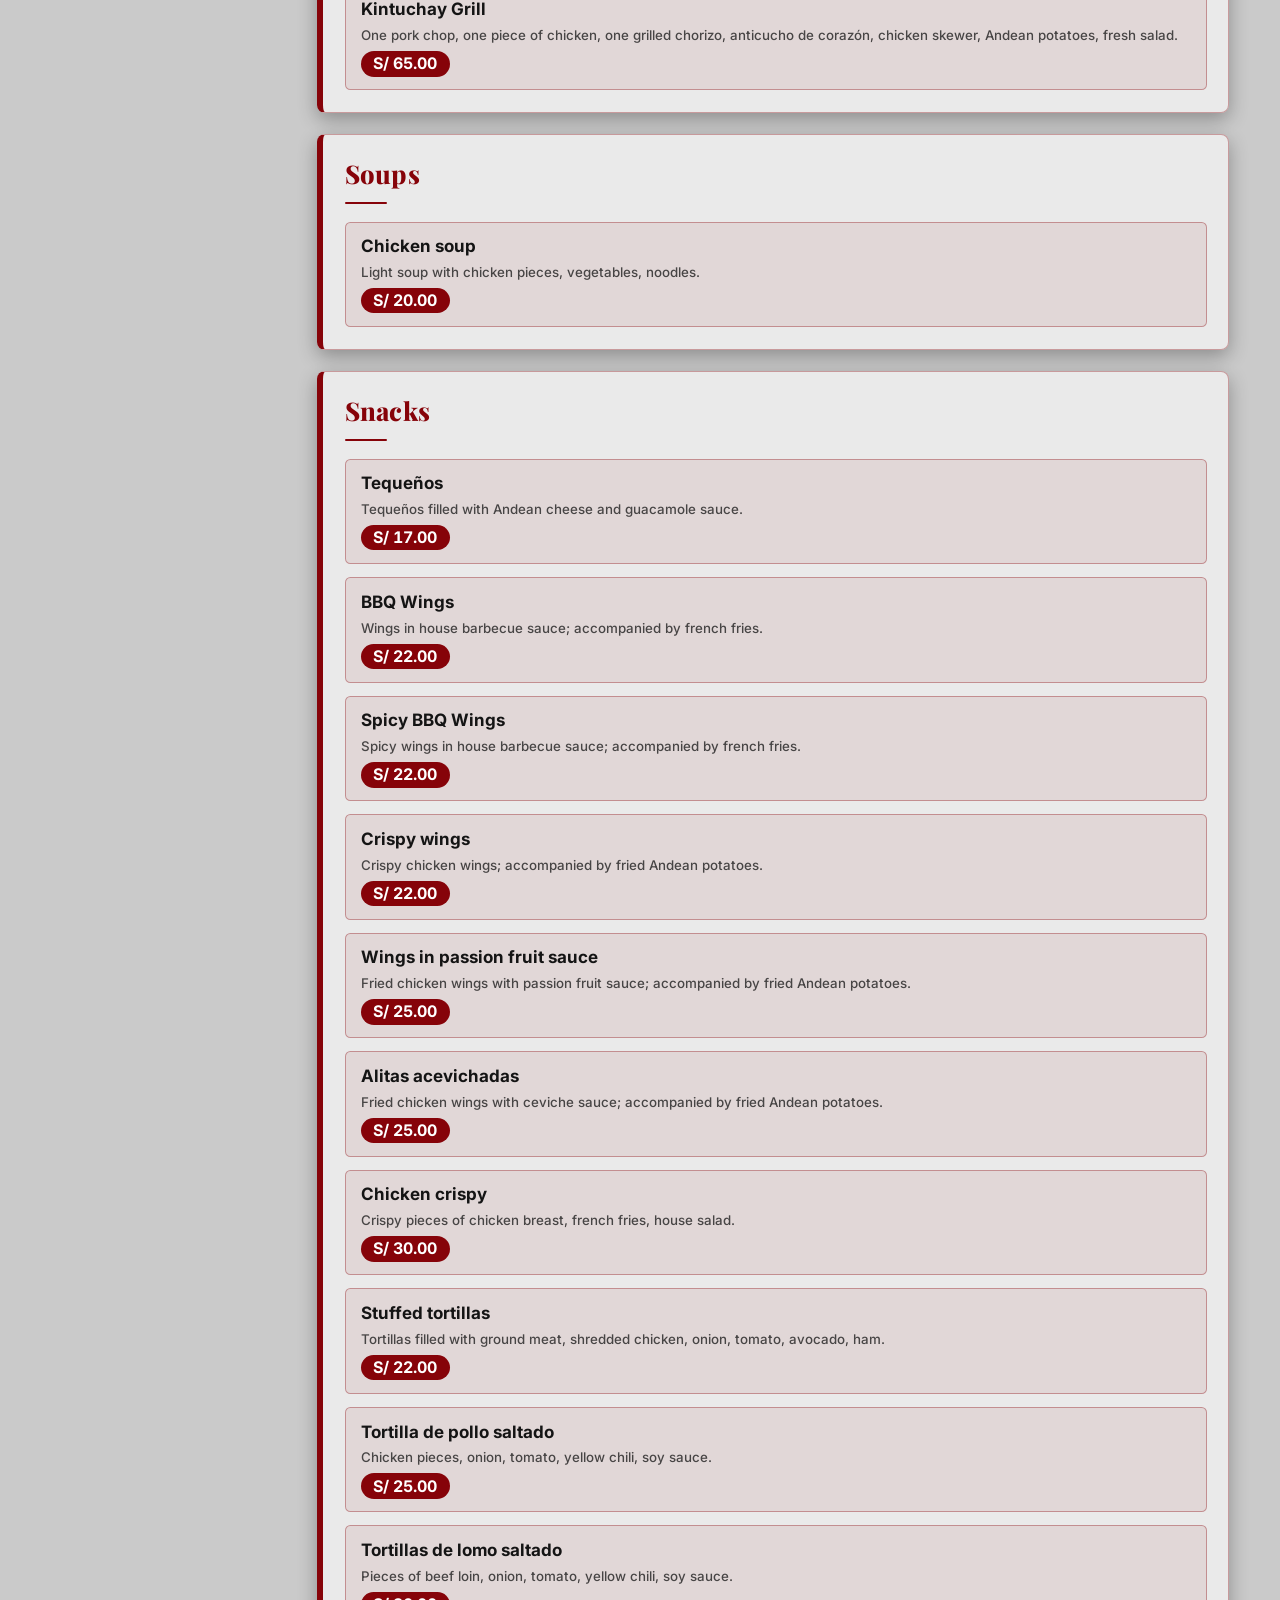
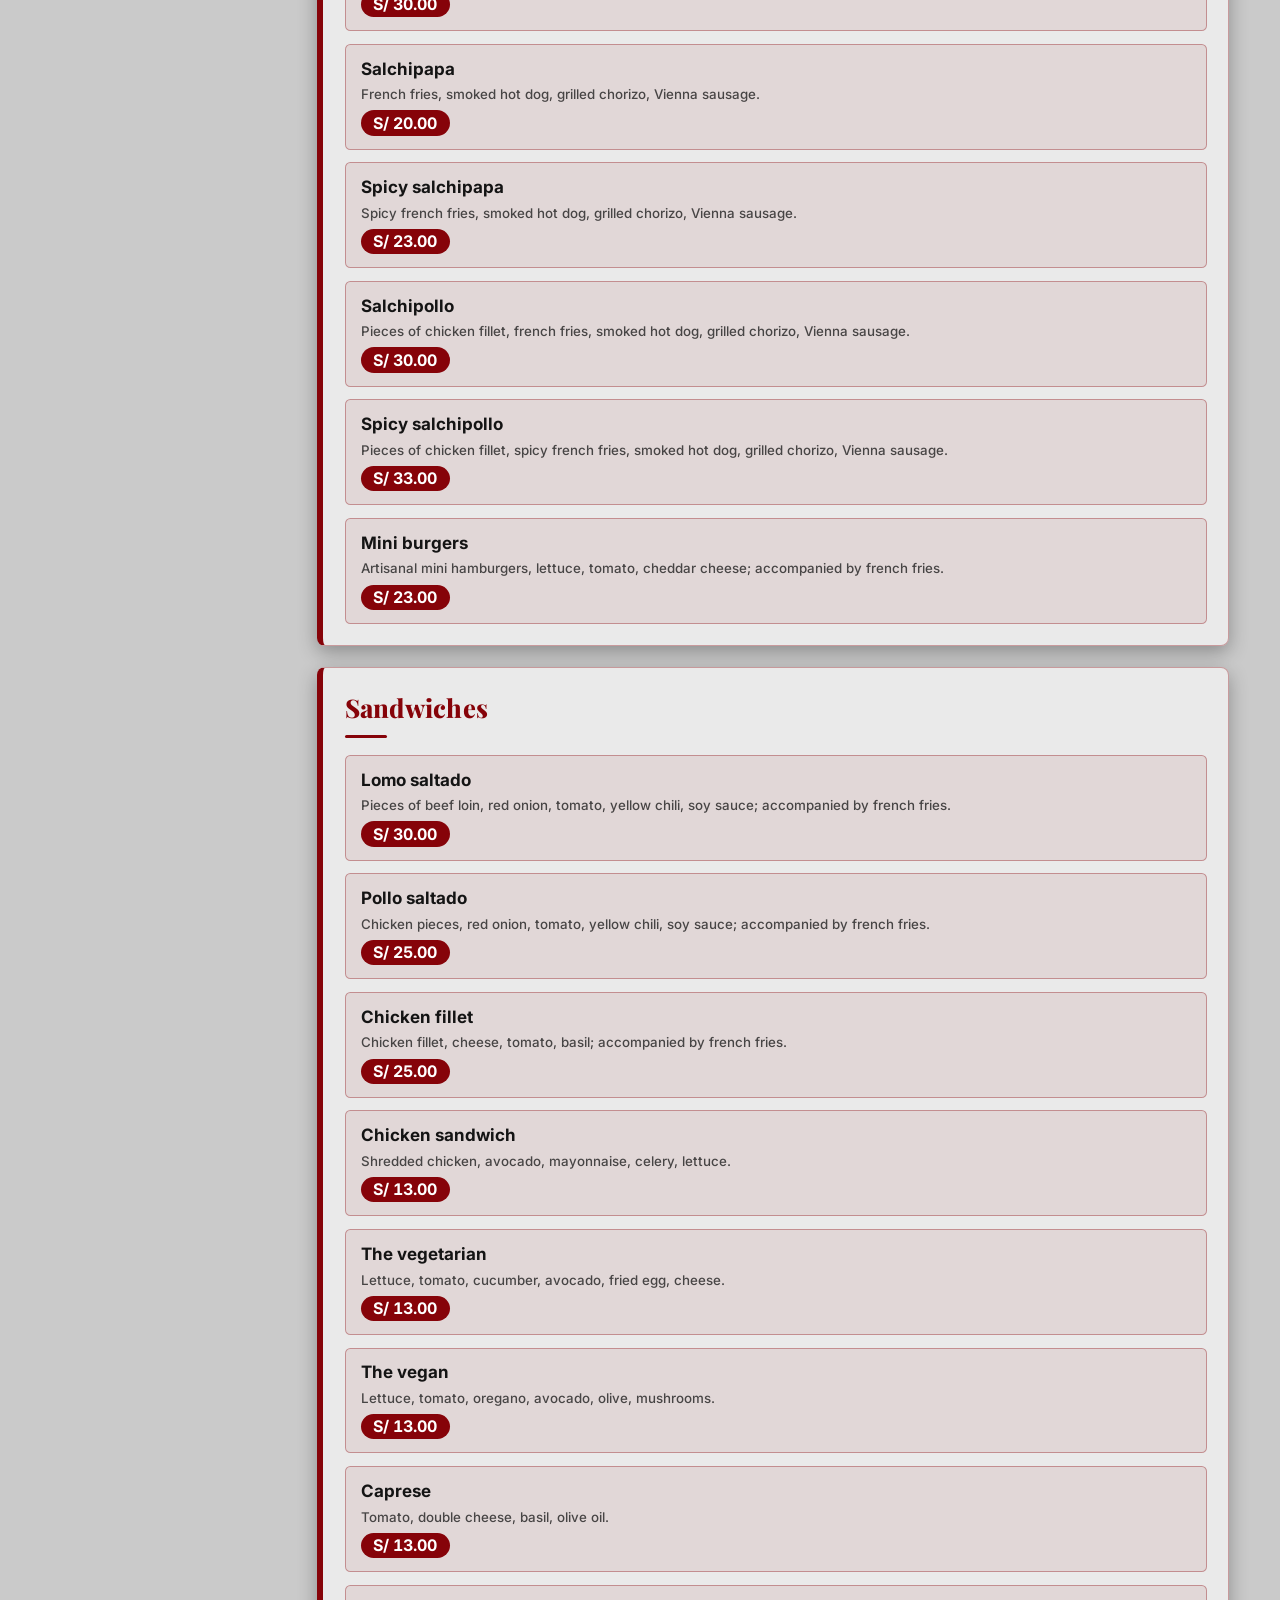
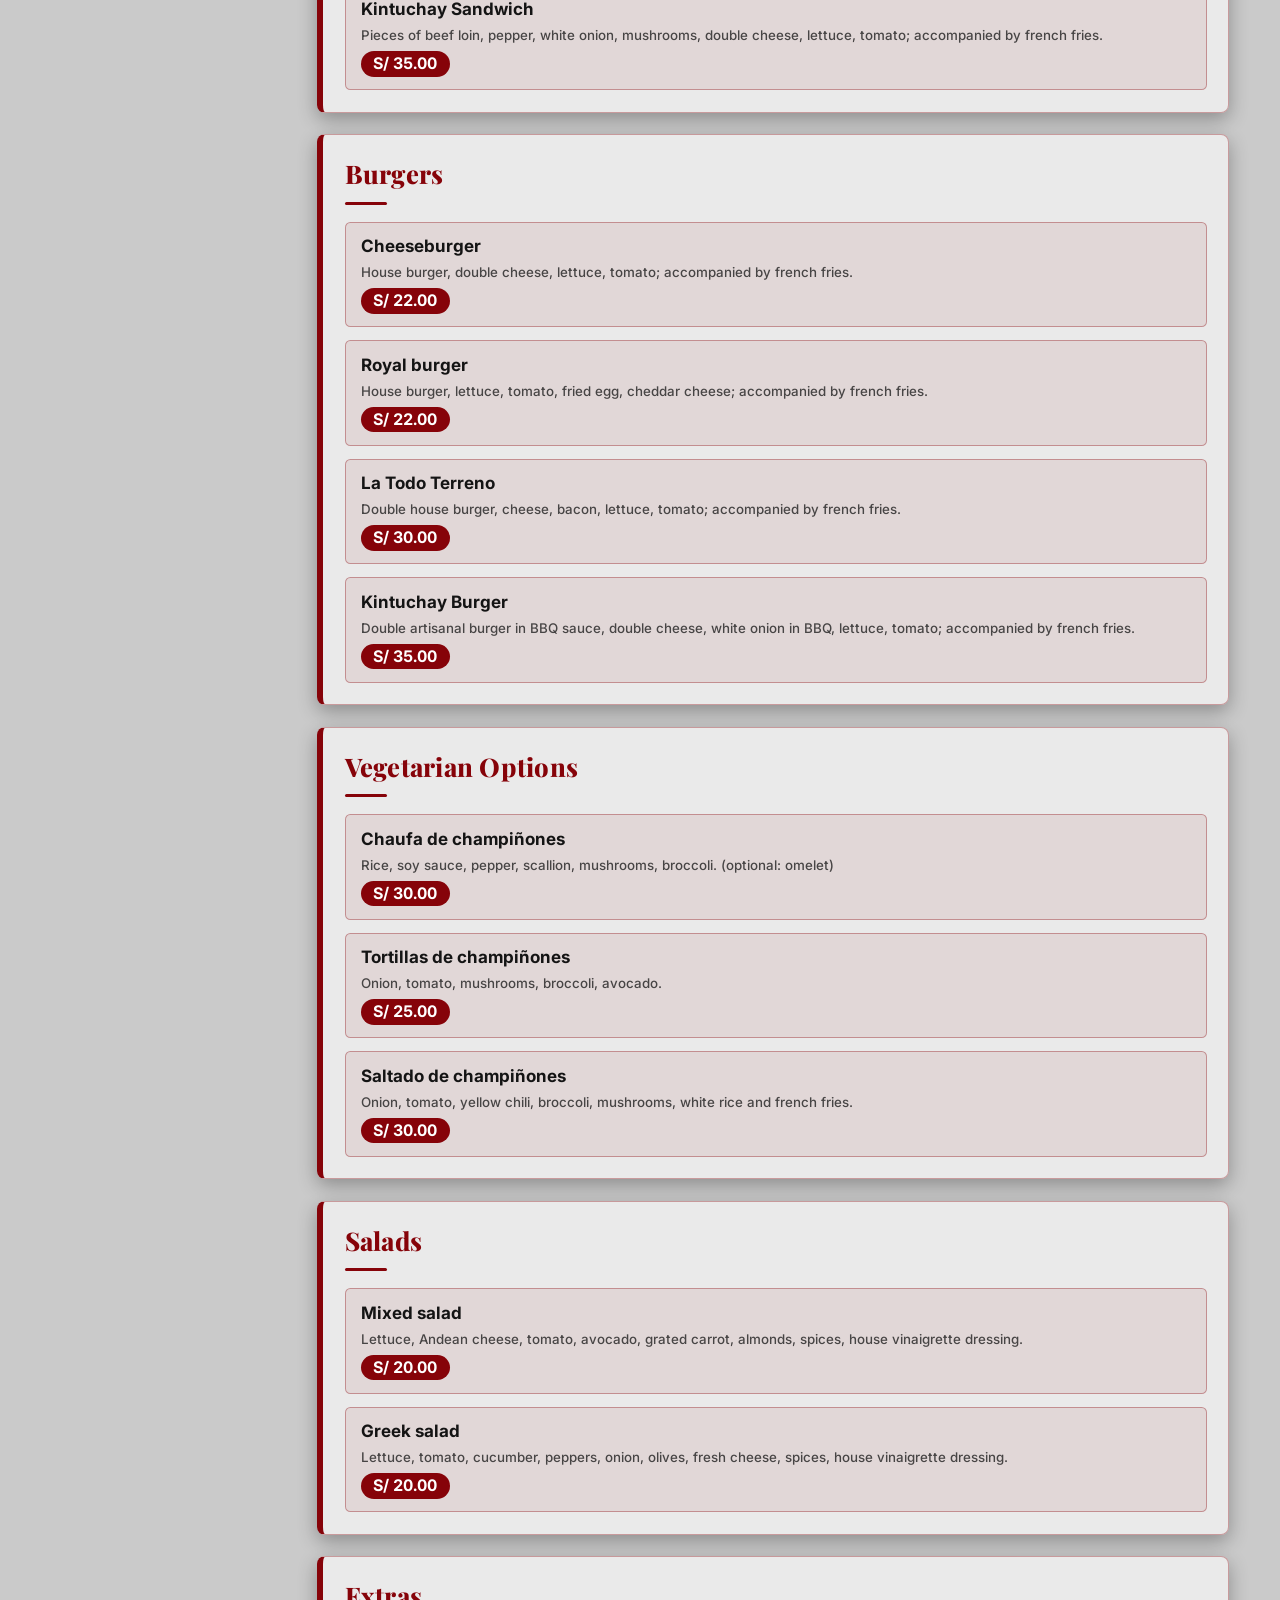
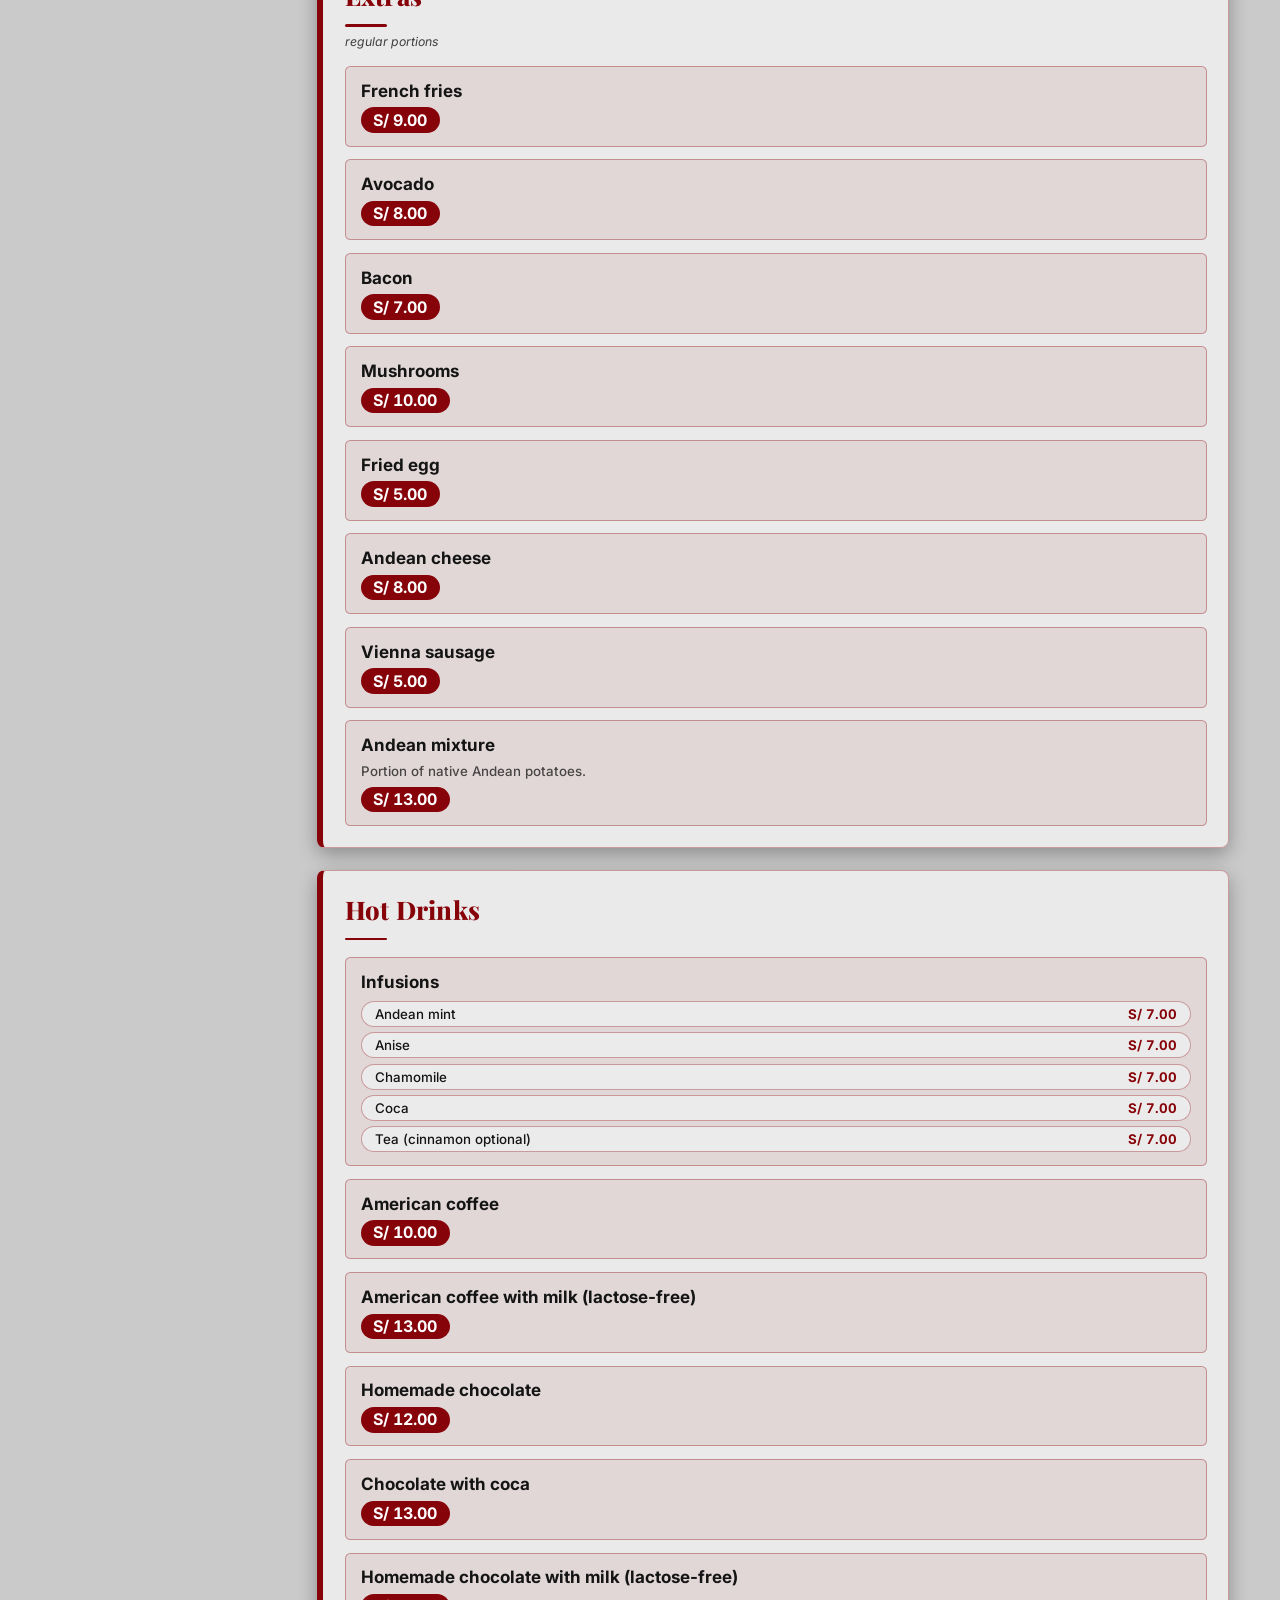
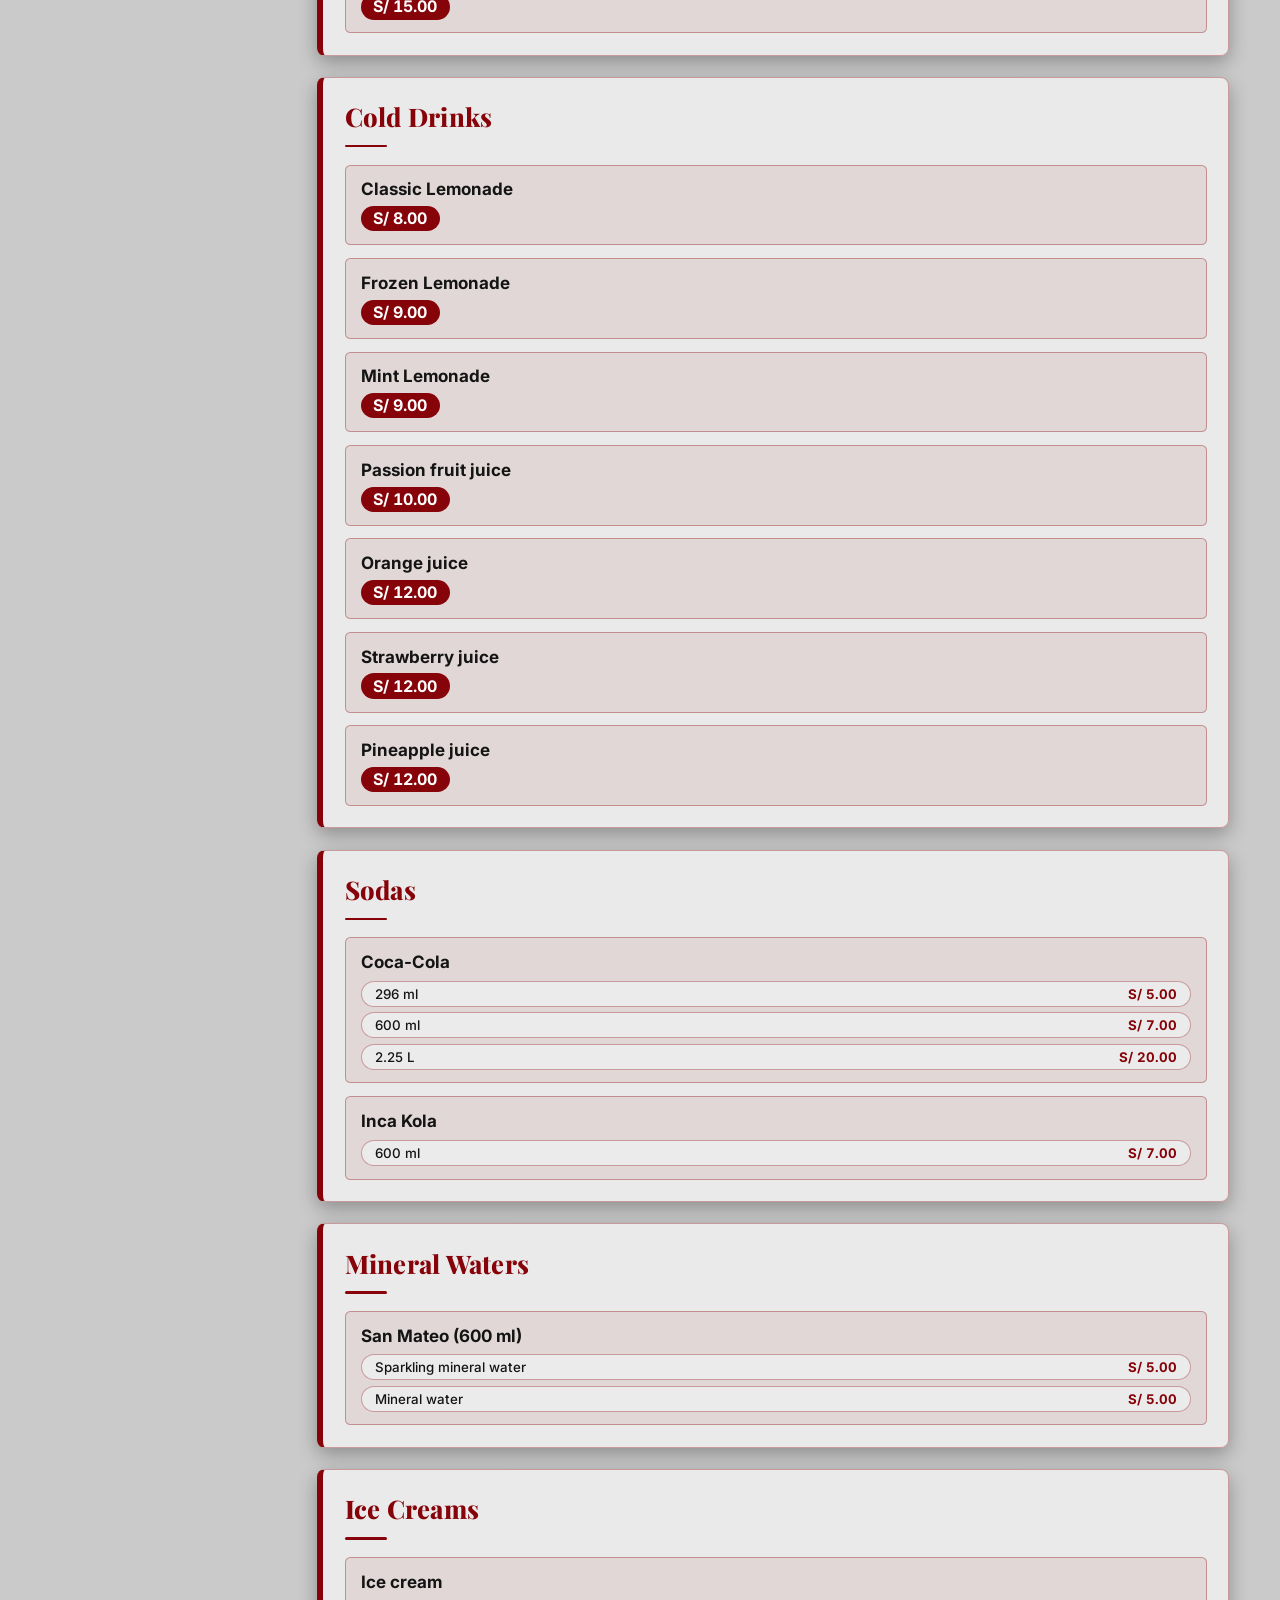
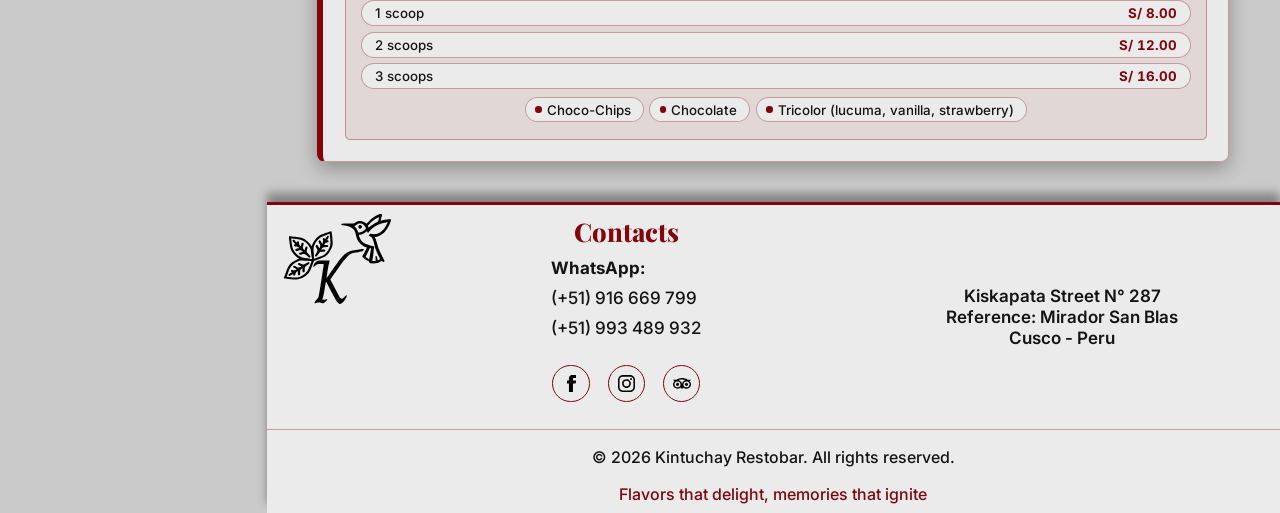
<file: foods/index.html>
<!doctype html>
<html lang="en">
  <head>
    <meta charset="UTF-8" />
    <meta name="viewport" content="width=device-width, initial-scale=1" />
    <title>Food menu | Kintuchay Restobar</title>
    <meta
      name="description"
      content="Kintuchay Restobar food menu in Cusco: main dishes, appetizers, sandwiches, burgers, vegetarian options and more."
    />
    <meta name="theme-color" content="#292929" />
    <link rel="icon" href="../assets/favicon.svg" type="image/svg+xml" />
    <link rel="preconnect" href="https://fonts.googleapis.com" />
    <link rel="preconnect" href="https://fonts.gstatic.com" crossorigin />
    <link rel="stylesheet" href="https://fonts.googleapis.com/css2?family=Playfair+Display:wght@700&display=swap" />
    <link rel="stylesheet" href="../css/base.css" />
    <link rel="stylesheet" href="../css/menu.css" />
  </head>

  <body
    data-smooth-scroll
    data-smooth="0.08"
    data-page="menu"
    data-root="../"
    data-fixed-lang="en"
    data-side-open="desktop"
    data-title-key="meta.foods_title"
    data-description-key="meta.foods_description"
  >
    <script src="../js/theme.js"></script>

    <main class="menu-main">
      <h1 class="sr-only" data-lang="menu_page.foods_heading"></h1>
      <div class="menu-content" id="menu-content"></div>
    </main>

    <script src="../libraries/smooth-scroll.js"></script>
    <script src="../js/core.js"></script>
    <script src="../js/menu.js"></script>
  </body>
</html>
</file>
<file: css/base.css>
/* FONTS */
@import url("https://fonts.googleapis.com/css2?family=Inter:wght@400;500;600;700&family=Playfair+Display:wght@600;700;800&display=swap");

/* BASE */
*,
*::before,
*::after {
  box-sizing: border-box;
}

/* Scale */
html {
  font-size: 0.8333vw;
}

:root {
  /* Palette */
  --c1: #430003;
  --c2: #521117;
  --c3: #680208;
  --c4: #860309;
  --c5: #a4040b;
  --c6: #320206;
  --c7: #500206;
  --c8: #780105;
  --c9: #681318;
  --c10: #86151a;
  --c11: #420116;
  --c12: #5a0d26;
  --c13: #760126;
  --c14: #95133d;
  --c15: #ac0136;
  --c16: #141414;
  --c17: #1a1a1a;
  --c18: #252525;
  --c19: #2b2b2b;
  --c20: #333333;
  --c21: #9b9b9b;
  --c22: #adadad;
  --c23: #cacaca;
  --c24: #ededed;
  --c25: #ffffff;

  /* Light mode tokens */
  --surface: var(--c24);
  --surface-2: var(--c18);
  --ink: var(--c16);
  --ink-soft: var(--c19);
  --accent: var(--c4);
  --accent-bright: var(--c5);
  --red-line: var(--c4);
  --red-soft: rgba(134, 3, 9, 0.35);
  --red-tint: rgba(134, 3, 9, 0.08);
  --bar-bg: var(--c6);
  --section-bg: rgba(237, 237, 237, 0.92);
  --footer-bg: rgba(237, 237, 237, 0.95);
  --btn-bg: var(--c4);
  --btn-bg-hover: var(--c5);
  --btn-border: var(--c3);
  --on-red: #fff;

  --font-body: "Inter", system-ui, -apple-system, "Segoe UI", Roboto, Arial, sans-serif;
  --font-display: "Playfair Display", Georgia, "Times New Roman", serif;

  /* Desktop sizes */
  --top-bar-height: 5rem;
  --social-size: 3.5rem;
  --switch-h: 3rem;
  --bw-thin: 0.1rem;
  --bw: 0.125rem;
  --bw-thick: 0.1875rem;

  /* Desktop text sizes */
  --fs-body: 1.6rem;
  --fs-h2: 2.4rem;
  --fs-ui: 1.6rem;
  --fs-sub: 1.15rem;
  --fs-label: 1.5rem;
  --fs-toast: 1.25rem;
  --fs-btn: 3.2rem;
  --fs-map: 1.4rem;
  --fs-footer: 1.6rem;
  --fs-footer-h2: 2.4rem;
  --fs-credits: 1.5rem;
  --fs-banner: 5.75rem;
}
body {
  margin: 0;
  background-color: var(--c23);
  font-family: var(--font-body);
  color: var(--ink);
  -webkit-font-smoothing: antialiased;
  text-rendering: optimizeLegibility;
}
body[data-smooth-scroll] {
  overflow: hidden;
}
button {
  font: inherit;
  color: inherit;
}
a {
  color: inherit;
}
img {
  max-width: 100%;
}
/* Background */
.bg {
  position: fixed;
  inset: 0;
  min-height: 100lvh;
  z-index: -1;
  background-size: cover;
  background-position: center;
  background-repeat: no-repeat;
}
body.light-mode .bg {
  background-color: var(--c23);
  background-image: url("../assets/background/lb.webp");
}
/* Focus */
:focus-visible {
  outline: 0.2rem solid var(--accent-bright);
  outline-offset: 0.125rem;
  box-shadow: 0 0 0 0.125rem rgba(0, 0, 0, 0.55);
}
/* Screen reader only */
.sr-only {
  position: absolute;
  width: 0.0625rem;
  height: 0.0625rem;
  padding: 0;
  margin: -0.0625rem;
  overflow: hidden;
  clip: rect(0, 0, 0, 0);
  white-space: nowrap;
  border: 0;
}

/* CUSTOM SCROLLBAR */
.custom-scrollbar {
  position: fixed;
  top: 0;
  right: 0vw;
  width: 1vw;
  height: 100%;
  transition: opacity 0.5s ease;
}
.custom-scrollbar .thumb {
  position: absolute;
  width: 100%;
  background: var(--c4);
  border-radius: 0.4vw;
}
.custom-scrollbar:hover {
  opacity: 1 !important;
}

/* LANGUAGE TOAST */
.language-toast {
  position: fixed;
  bottom: 5vh;
  left: 50%;
  transform: translateX(-50%);
  background-color: var(--c6);
  color: white;
  padding: 0.6rem 1.2rem;
  border-radius: 0.5rem;
  border: var(--bw) solid var(--c5);
  opacity: 0;
  pointer-events: none;
  transition: opacity 0.4s ease;
  z-index: 2000;
  font-size: var(--fs-toast);
  font-weight: 600;
  white-space: nowrap;
}
.language-toast.show {
  opacity: 1;
}

/* LEAF LOAD */
#leaf-overlay {
  display: none;
  position: fixed;
  top: 0;
  left: 0;
  width: 100%;
  height: 100%;
  background: transparent;
  z-index: 9999;
  pointer-events: none;
}
#leaf-overlay .container {
  position: relative;
  width: 100%;
  height: 100%;
}
#leaf-overlay .leaf {
  height: 25vh;
  width: auto;
  position: absolute;
  left: 50%;
  top: 50%;
  transform-origin: 50% 97%;
  opacity: 0;
}

/* BAR */
.top-bar {
  position: fixed;
  top: 0;
  left: 0;
  width: 100%;
  height: var(--top-bar-height);
  display: flex;
  align-items: center;
  justify-content: center;
  background: linear-gradient(to bottom, var(--c1), var(--c6));
  border-bottom: 0.25rem solid var(--c5);
  box-shadow: 0 0.4rem 1rem rgba(0, 0, 0, 0.35);
  color: white;
  opacity: 0;
  transform: translateY(-100%);
  transition:
    transform 0.4s ease,
    opacity 0.4s ease;
  z-index: 1000;
}
/* Logo */
.bar-logo {
  display: flex;
  justify-content: center;
  align-items: center;
  height: 100%;
}
.bar-logo img {
  height: 70%;
  width: auto;
}
.bar-logo .logo-mobile {
  display: none;
}
/* Menu button */
.menu-box {
  position: absolute;
  left: 1vh;
  top: 50%;
  transform: translateY(-50%);
  height: 75%;
  aspect-ratio: 1 / 1;
  display: flex;
  flex-direction: column;
  justify-content: center;
  align-items: center;
  gap: 15%;
  cursor: pointer;
  background: none;
  border: 0;
  padding: 0;
}
.menu-box span {
  display: block;
  width: 70%;
  height: 12%;
  background-color: white;
  border-radius: 20%;
  transition: background-color 0.3s ease;
}
.menu-box:hover span,
.menu-box:focus-visible span {
  animation: squashLoop 1.2s ease-in-out infinite;
}
.menu-box span:nth-child(1) {
  --tint-color: #f4a3a7;
  animation-delay: 0s;
}
.menu-box span:nth-child(2) {
  --tint-color: #e5484d;
  animation-delay: 0.4s;
}
.menu-box span:nth-child(3) {
  --tint-color: #a4040b;
  animation-delay: 0.8s;
}
/* Language button */
.lang-toggle {
  position: absolute;
  right: 1vh;
  top: 50%;
  transform: translateY(-50%);
  height: 75%;
  min-width: 3rem;
  aspect-ratio: 2 / 1;
  background: none;
  color: white;
  font-size: 1.6rem;
  font-weight: bold;
  border: var(--bw) solid transparent;
  border-radius: 0.5rem;
  cursor: pointer;
  display: flex;
  align-items: center;
  justify-content: center;
  transition:
    background-color 0.3s ease,
    border-color 0.3s ease;
}
.lang-toggle:hover {
  background-color: rgba(164, 4, 11, 0.45);
  border-color: var(--c5);
}

/* MENU OPTIONS */
.side-menu {
  position: fixed;
  left: 0;
  top: 0;
  bottom: 0;
  width: 25rem;
  background-color: var(--surface);
  color: var(--ink);
  border-right: 0.3rem solid var(--red-line);
  box-shadow: 0.5rem 0 1.5rem rgba(0, 0, 0, 0.35);
  transform-origin: top left;
  transform: scale(0);
  visibility: hidden;
  transition:
    transform 0.4s ease,
    visibility 0s linear 0.4s;
  z-index: 900;
  padding: 1.5rem 1.25rem;
  overflow-y: auto;
  scrollbar-width: none;
  -ms-overflow-style: none;
}
.side-menu::-webkit-scrollbar {
  display: none;
}
.side-menu.active {
  transform: scale(1);
  visibility: visible;
  transition:
    transform 0.4s ease,
    visibility 0s;
}
/* Option section blocks */
.option.section_block {
  display: block;
  width: 100%;
  font-size: var(--fs-ui);
  font-weight: 700;
  color: var(--ink);
  text-decoration: none;
  border-left: 0.5vh solid var(--red-line);
  margin-bottom: 1vh;
  padding: 0.25rem 0 0.25rem 1vh;
  cursor: pointer;
  transition:
    color 0.3s ease,
    border-color 0.3s ease,
    background-color 0.3s ease;
}
.option.section_block:hover,
.option.section_block:focus-visible,
.option.section_block.active {
  color: var(--accent);
  border-color: var(--accent-bright);
  background-color: var(--red-tint);
  text-decoration: underline;
  text-decoration-thickness: 0.12em;
  text-underline-offset: 0.25em;
}
/* Option location */
.option.location {
  width: 100%;
  border-left: 0.5vh solid var(--red-line);
  margin-bottom: 1vh;
  padding: 0.25rem 0 0.25rem 1vh;
  transition:
    border-color 0.3s ease,
    background-color 0.3s ease;
}
.option.location .option-title {
  display: block;
  font-size: var(--fs-ui);
  font-weight: 700;
  color: var(--ink);
  text-decoration: none;
  cursor: pointer;
  transition: color 0.3s ease;
}
.option.location .suboption {
  display: block;
  font-size: var(--fs-sub);
  font-weight: 500;
  color: var(--ink);
  text-decoration: none;
  margin-top: 0.5rem;
  padding-left: 1.4rem;
  position: relative;
  transition: color 0.3s ease;
  cursor: pointer;
}
.option.location .suboption::before {
  content: "•";
  position: absolute;
  left: 0.3rem;
  top: 0;
  color: var(--accent);
  line-height: 1.3;
}
.option.location:hover {
  border-color: var(--accent-bright);
  background-color: var(--red-tint);
}
.option.location .option-title:hover,
.option.location .option-title:focus-visible,
.option.location .suboption:hover,
.option.location .suboption:focus-visible {
  color: var(--accent);
  text-decoration: underline;
  text-decoration-thickness: 0.12em;
  text-underline-offset: 0.25em;
}
/* Separator */
.menu_separator {
  margin: 5vh auto 0 auto;
  width: 100%;
  border: none;
  border-top: 0.3rem solid var(--red-line);
  border-radius: 1rem;
}
/* Option back */
.button.back_button {
  display: block;
  text-decoration: none;
}
.button.back_button::before {
  content: "\2190";
  margin-right: 0.5em;
}
.menu_separator + #menu-sections {
  margin-top: 2vh;
}
/* Option language */
.option.language,
.option.back,
.option.web_mode {
  width: 100%;
  display: flex;
  flex-direction: column;
  align-items: center;
  margin-top: 2vh;
}
.option.language > div:first-child,
.option.web_mode > div:first-child {
  margin-bottom: 0.5vh;
  font-size: var(--fs-label);
  font-weight: 600;
  color: var(--ink);
  align-self: flex-start;
}
.button.language_select,
.button.back_button {
  width: 90%;
  padding: 0.5em 1em;
  color: var(--accent);
  font-size: var(--fs-label);
  font-weight: 700;
  line-height: 1.2;
  text-align: center;
  background-color: var(--section-bg);
  border: var(--bw) solid transparent;
  border-radius: 1vh;
  box-shadow: 0 0.25rem 0.8rem rgba(0, 0, 0, 0.25);
  cursor: pointer;
  transition: border-color 0.3s ease;
}
.button.language_select:hover,
.button.language_select:focus-visible,
.button.back_button:hover,
.button.back_button:focus-visible {
  border-color: var(--red-line);
}
/* Option web mode */
.switch.mode_select {
  position: relative;
  height: var(--switch-h);
  aspect-ratio: 2 / 1;
  padding: 0;
  border: var(--bw) solid var(--red-line);
  background-color: var(--c23);
  border-radius: 3vh;
  cursor: pointer;
  transition: background-color 0.3s ease;
  box-shadow: inset 1vh 1vh 1vh rgba(0, 0, 0, 0.35);
}
.switch.mode_select .slider {
  position: absolute;
  top: 0;
  left: 0;
  height: 100%;
  aspect-ratio: 1 / 1;
  background-color: var(--c4);
  border-radius: 50%;
  transition: transform 0.3s ease;
  box-shadow: inset -1vh -1vh 1vh rgba(0, 0, 0, 0.5);
}
.switch.mode_select[aria-checked="true"] {
  background-color: var(--c20);
}
.switch.mode_select[aria-checked="true"] .slider {
  transform: translateX(100%);
  background-color: var(--c5);
}

/* FOOTER */
footer {
  width: 100%;
  background-color: var(--footer-bg);
  color: var(--ink);
  border-top: 0.35rem solid var(--red-line);
  box-shadow: 0 -1vh 1vh rgba(0, 0, 0, 0.35);
  display: flex;
  flex-direction: column;
  margin: 2vh 0 0 0;
  padding: 0;
}
.footer-top {
  display: flex;
  align-items: stretch;
  width: 100%;
}
/* Footer logo */
.footer-logo {
  width: 14%;
  display: flex;
  justify-content: center;
  align-items: flex-start;
}
.footer-logo .logo-pc {
  width: 75%;
  height: auto;
  margin: 1vh;
}
.footer-logo .logo-mobile {
  display: none;
}
/* Footer contacts */
.footer-contacts {
  width: 43%;
  display: flex;
  flex-direction: column;
  justify-content: flex-start;
  align-items: center;
  padding: 1vh;
}
.footer-contacts h2 {
  font-family: var(--font-display);
  font-size: var(--fs-footer-h2);
  font-weight: 800;
  color: var(--accent);
  margin: 0;
  text-align: center;
}
.footer-contacts .number_tell {
  display: flex;
  flex-direction: column;
  align-items: flex-start;
  gap: 1vh;
  margin: 1vh 0;
}
.footer-contacts .number_tell h3 {
  font-size: var(--fs-footer);
  font-weight: 700;
  margin: 0;
  text-align: left;
}
.footer-contacts .number_tell a {
  display: inline-block;
  font-size: var(--fs-footer);
  font-weight: 500;
  text-decoration: none;
  transition: color 0.3s ease;
}
.footer-contacts .number_tell a:hover {
  text-decoration: underline;
  color: var(--accent);
}
.footer-contacts .social-buttons {
  width: 100%;
  display: flex;
  justify-content: center;
  gap: 2vh;
  margin: 2vh;
}
.footer-contacts .social-buttons a {
  width: var(--social-size);
  aspect-ratio: 1 / 1;
  border-radius: 50%;
  display: flex;
  justify-content: center;
  align-items: center;
  background-color: transparent;
  border: var(--bw) solid var(--red-line);
  transition: background-color 0.5s ease;
  overflow: hidden;
}
.footer-contacts .social-buttons a.facebook img {
  height: 50%;
  width: auto;
  transition:
    transform 0.5s ease,
    filter 0.5s ease;
}
.footer-contacts .social-buttons a.instagram img,
.footer-contacts .social-buttons a.tripadvisor img {
  width: 50%;
  height: auto;
  transition:
    transform 0.5s ease,
    filter 0.5s ease;
}
.footer-contacts .social-buttons a.facebook:hover {
  background-color: rgb(59, 89, 152);
}
.footer-contacts .social-buttons a.instagram:hover {
  background: radial-gradient(
    circle at 30% 107%,
    rgb(255, 179, 79) 0%,
    rgb(233, 85, 73) 5%,
    rgb(229, 39, 73) 45%,
    rgb(175, 64, 141) 60%,
    rgb(89, 85, 169) 90%
  );
}
.footer-contacts .social-buttons a.tripadvisor:hover {
  background-color: rgb(50, 225, 161);
}
.footer-contacts .social-buttons a.facebook:hover img,
.footer-contacts .social-buttons a.instagram:hover img {
  transform: rotate(360deg);
  filter: invert(1);
}
.footer-contacts .social-buttons a.tripadvisor:hover img {
  transform: rotate(360deg);
}
/* Footer more */
.footer-more {
  width: 43%;
  display: flex;
  justify-content: center;
  align-items: center;
  padding: 1vh;
}
.footer-more a {
  display: inline-block;
  font-size: var(--fs-footer);
  font-weight: 600;
  text-decoration: none;
  transition: color 0.3s ease;
  text-align: center;
}
.footer-more a:hover {
  text-decoration: underline;
  color: var(--accent);
}
/* Footer credits */
.footer-credits {
  width: 100%;
  text-align: center;
  display: flex;
  flex-direction: column;
  gap: 2vh;
  align-items: center;
  padding: 2vh 1vh 1vh;
  border-top: var(--bw-thin) solid var(--red-soft);
}
.footer-credits p {
  margin: 0;
  font-size: var(--fs-credits);
  font-weight: 500;
}
.wave-text {
  color: var(--accent);
  font-weight: 700;
}
.wave-text .slogan-word {
  display: inline-block;
}
.wave-text .slogan-word > span {
  display: inline-block;
  animation: wave 2s infinite ease-in-out;
  animation-delay: calc(0.1s * var(--i));
}
.wave-text:hover .slogan-word > span {
  animation: none;
}

/* ANIMATIONS */
/* Leaf load */
@keyframes zoomLeaf1 {
  from {
    transform: translate(-50%, -50%) rotate(-75deg) scale(0.1);
    opacity: 0;
  }
  to {
    transform: translate(-50%, -50%) rotate(-75deg) scale(1);
    opacity: 1;
  }
}
@keyframes zoomLeaf2 {
  from {
    transform: translate(-50%, -50%) scale(0.1);
    opacity: 0;
  }
  to {
    transform: translate(-50%, -50%) scale(1);
    opacity: 1;
  }
}
@keyframes zoomLeaf3 {
  from {
    transform: translate(-50.4%, -50%) rotate(75deg) scale(0.1);
    opacity: 0;
  }
  to {
    transform: translate(-50.4%, -50%) rotate(75deg) scale(1);
    opacity: 1;
  }
}
.anim1 {
  animation: zoomLeaf1 0.5s ease-out forwards;
}
.anim2 {
  animation: zoomLeaf2 0.5s ease-out forwards;
}
.anim3 {
  animation: zoomLeaf3 0.5s ease-out forwards;
}
/* Menu button */
@keyframes squashLoop {
  0% {
    transform: scaleX(1);
    background-color: white;
  }
  25% {
    transform: scaleX(0.3);
    background-color: white;
  }
  50% {
    transform: scaleX(1);
    background-color: var(--tint-color);
  }
  100% {
    transform: scaleX(1);
    background-color: white;
  }
}
/* Footer */
@keyframes wave {
  0%,
  100% {
    transform: translateY(0);
  }
  50% {
    transform: translateY(-0.5vh);
  }
}

/* MOBILE SUPPORT */
@media (max-aspect-ratio: 1/1) {
  /* Scale */
  html {
    font-size: 4.3vw;
  }
  :root {
    --top-bar-height: 4rem;
    --social-size: 3rem;
    --switch-h: 2.5rem;
    --fs-body: 1.05rem;
    --fs-h2: clamp(1.5rem, 6.5vw, 2rem);
    --fs-ui: clamp(1.4rem, 6vw, 2rem);
    --fs-sub: 1.15rem;
    --fs-label: 1.5rem;
    --fs-toast: 1rem;
    --fs-btn: clamp(1.25rem, 6vw, 2rem);
    --fs-map: 1.2rem;
    --fs-footer: 1.1rem;
    --fs-footer-h2: 1.6rem;
    --fs-credits: 1rem;
  }
  /* Custom scrollbar */
  .custom-scrollbar {
    display: none;
  }
  /* Top bar */
  .bar-logo .logo-pc {
    display: none;
  }
  .bar-logo .logo-mobile {
    display: block;
  }
  /* Language button */
  .lang-toggle {
    height: 60%;
    font-size: 1.05rem;
  }
  /* Menu options */
  .side-menu {
    width: 100%;
    border-right: 0;
  }
  /* Footer */
  .footer-top {
    flex-direction: column;
    align-items: center;
  }
  .footer-logo .logo-pc {
    display: none;
  }
  .footer-logo .logo-mobile {
    display: block;
    width: 75%;
    margin: 2vh auto;
    height: auto;
  }
  .footer-logo,
  .footer-contacts,
  .footer-more {
    width: 100%;
    justify-content: center;
    align-items: center;
    text-align: center;
  }
  .footer-contacts h2,
  .footer-contacts .number_tell h3,
  .footer-contacts .number_tell a,
  .footer-more a {
    text-align: center;
  }
  .footer-contacts .number_tell {
    align-items: center;
  }
}

/* WEB MODE */
body.dark-mode {
  background-color: var(--c16);
  --surface: var(--c17);
  --surface-2: var(--c24);
  --ink: var(--c24);
  --ink-soft: var(--c23);
  --accent: #ff6b70;
  --accent-bright: #ff8a8f;
  --red-line: var(--c5);
  --red-soft: rgba(164, 4, 11, 0.6);
  --red-tint: rgba(164, 4, 11, 0.18);
  --section-bg: rgba(20, 20, 20, 0.9);
  --footer-bg: rgba(20, 20, 20, 0.94);
  --btn-border: var(--c5);
}
/* Background */
body.dark-mode .bg {
  background-color: var(--c16);
  background-image: url("../assets/background/db.webp");
}
/* Custom scrollbar */
body.dark-mode .custom-scrollbar .thumb {
  background: var(--c5);
}
/* Web mode switch */
body.dark-mode .switch.mode_select {
  box-shadow: inset 1vh 1vh 1vh rgba(0, 0, 0, 0.6);
}
/* Footer */
body.dark-mode .footer-logo img {
  filter: invert(1);
}
body.dark-mode .footer-contacts .social-buttons a img {
  filter: invert(1);
}
body.dark-mode .footer-contacts .social-buttons a.tripadvisor:hover img {
  filter: none;
}
</file>
<file: css/home.css>
/* BANNER */
.banner {
  --hint-size: 3.5rem;
  --hint-bottom: 4vh;
  position: relative;
  height: 100vh;
  height: 100svh;
  animation: fadeIn 1.5s ease forwards;
}
.banner > img {
  display: block;
  width: 100%;
  height: 100%;
  object-fit: cover;
  opacity: 0.9;
}
/* Banner content */
.banner-content {
  position: absolute;
  top: 0;
  width: 100%;
  height: 100%;
  opacity: 1;
  transition: opacity 0.3s linear;
  cursor: pointer;
}
.icon-container,
.text-container {
  transition: opacity 0.3s linear;
}
.icon-container {
  position: absolute;
  top: 5%;
  left: 5%;
  width: 25vw;
}
.icon-container img {
  display: block;
  width: 100%;
  opacity: 0;
  transform: scale(0.5) rotate(0deg);
  animation: zoomRotate 1.5s ease forwards;
  animation-delay: 1s;
}
.text-container {
  position: absolute;
  top: 50%;
  left: 50%;
  width: 33%;
  margin: 0;
  font-family: var(--font-display);
  font-size: var(--fs-banner);
  line-height: 1.1;
  font-weight: 800;
  color: white;
  -webkit-text-stroke: 0.1rem var(--c1);
  paint-order: stroke fill;
  text-shadow: 0 0.2rem 1rem rgba(0, 0, 0, 0.5);
  opacity: 0;
  animation: fadeIn 1.5s ease forwards;
  animation-delay: 1s;
}
/* Scroll hint */
.scroll-hint {
  position: absolute;
  left: 50%;
  bottom: var(--hint-bottom);
  transform: translateX(-50%);
  width: var(--hint-size);
  height: var(--hint-size);
  padding: 0;
  display: flex;
  align-items: center;
  justify-content: center;
  color: white;
  background: rgba(67, 0, 3, 0.6);
  border: var(--bw) solid rgba(255, 255, 255, 0.85);
  border-radius: 50%;
  cursor: pointer;
  animation: bounce 2s ease-in-out infinite;
}
.scroll-hint svg {
  width: 75%;
  height: 75%;
}

/* SECTION BLOCKS */
.section-container {
  width: 100%;
  min-height: 100vh;
  display: flex;
  justify-content: center;
  align-items: center;
  padding-top: var(--top-bar-height);
}
.section-block {
  width: 90%;
  background-color: var(--section-bg);
  color: var(--ink);
  display: flex;
  justify-content: space-between;
  align-items: flex-start;
  gap: 2%;
  padding: 2rem;
  border: var(--bw-thin) solid var(--red-soft);
  border-left: 0.6rem solid var(--red-line);
  border-radius: 0.75rem;
  box-shadow: 0 0.6rem 1.8rem rgba(0, 0, 0, 0.3);
}
.section-text {
  flex: 1;
  text-align: left;
}
.section-text h2 {
  margin: 0;
  font-family: var(--font-display);
  font-size: var(--fs-h2);
  font-weight: 800;
  color: var(--accent);
  letter-spacing: 0.01em;
}
.section-text h2::after {
  content: "";
  display: block;
  width: 4rem;
  height: 0.25rem;
  margin-top: 0.45em;
  background: var(--red-line);
  border-radius: 1rem;
}
.section-text p {
  margin: 0.9em 0 0;
  font-size: var(--fs-body);
  line-height: 1.6;
  font-weight: 450;
  color: var(--ink);
}
.section-image {
  width: 32%;
  aspect-ratio: 1 / 1;
  flex-shrink: 0;
}
.section-image img {
  display: block;
  width: 100%;
  height: 100%;
  object-fit: cover;
  border-radius: 0.5rem;
  border: var(--bw-thick) solid var(--red-line);
  opacity: 1;
  animation: fadeIn 0.8s ease both;
}

/* MENUS */
.menus-container {
  width: 100%;
  min-height: 100vh;
  display: flex;
  justify-content: center;
  align-items: center;
  gap: 4%;
  padding-top: var(--top-bar-height);
  padding-bottom: var(--top-bar-height);
}
.menu-btn {
  width: 44%;
  border: 0.3rem solid var(--c4);
  border-radius: 1vh;
  background-color: var(--c1);
  background-image: url("../assets/menu/button.webp");
  background-size: cover;
  background-position: center;
  display: flex;
  flex-direction: column;
  justify-content: center;
  align-items: center;
  cursor: pointer;
  padding: 0;
  box-shadow: 0 0.5rem 1.2rem rgba(0, 0, 0, 0.35);
  transition:
    border-color 0.3s ease,
    box-shadow 0.3s ease;
}
.menu-btn:hover,
.menu-btn:focus-visible {
  background-image: url("../assets/menu/action_button.webp");
  border-color: var(--c5);
  box-shadow: 0 0 1.5rem rgba(164, 4, 11, 0.7);
}
.btn-title,
.btn-subtitle {
  display: block;
  color: white;
  font-weight: 700;
  text-align: center;
  font-size: var(--fs-btn);
  text-shadow: 0 0.15rem 0.6rem rgba(0, 0, 0, 0.7);
  margin: 1vh 0;
}
.btn-title {
  font-family: var(--font-display);
}
.menu-btn img {
  width: 75%;
  height: auto;
  margin: 1vh 0;
}

/* LOCATION */
.map-container {
  width: 100%;
  height: 100vh;
  display: flex;
  flex-direction: column;
  justify-content: center;
  align-items: center;
  padding-top: var(--top-bar-height);
}
.map-container iframe {
  width: 90%;
  flex: 1;
  background-color: var(--section-bg);
  border-radius: 1vh;
  box-shadow: 0 0.5vh 1vh rgba(0, 0, 0, 0.3);
  border: 0.3rem solid var(--red-line);
}
.map-actions {
  width: 90%;
  display: flex;
  flex-wrap: wrap;
  justify-content: center;
  gap: 1rem;
  margin: 2vh 0;
}
.map-button {
  display: inline-block;
  background-color: var(--section-bg);
  color: var(--accent);
  font-weight: 700;
  text-decoration: none;
  border-radius: 1vh;
  transition:
    background-color 0.3s ease,
    color 0.3s ease,
    border-color 0.3s ease;
  font-size: var(--fs-map);
  line-height: 1.2;
  padding: 0.5em 1em;
  border: var(--bw) solid var(--red-line);
  cursor: pointer;
  box-shadow: 0 0.25rem 0.8rem rgba(0, 0, 0, 0.25);
}
.map-button:hover {
  background-color: var(--btn-bg);
  border-color: var(--btn-border);
  color: var(--on-red);
}

/* ANIMATIONS */
/* Banner */
@keyframes fadeIn {
  from {
    opacity: 0;
  }
  to {
    opacity: 1;
  }
}
@keyframes zoomRotate {
  from {
    transform: scale(0.5) rotate(0deg);
    opacity: 0;
  }
  to {
    transform: scale(1) rotate(360deg);
    opacity: 1;
  }
}
@keyframes bounce {
  0%,
  100% {
    transform: translate(-50%, 0);
  }
  50% {
    transform: translate(-50%, 0.6rem);
  }
}
/* MOBILE SUPPORT */
@media (max-aspect-ratio: 1/1) {
  /* Banner */
  .banner > img {
    object-position: 20% center;
  }
  .banner-content {
    display: flex;
    flex-direction: column;
    align-items: center;
    justify-content: center;
    padding: 5vh 0 calc(var(--hint-bottom) + var(--hint-size) + 2vh);
  }
  .icon-container {
    position: static;
    flex: 0 1 auto;
    width: 50vw;
    min-height: 0;
  }
  .icon-container img {
    height: 100%;
    object-fit: contain;
  }
  .text-container {
    position: static;
    flex: 0 0 auto;
    width: 75%;
    font-size: clamp(2rem, 11vw, 4rem);
    text-align: center;
    margin-top: 2vh;
  }
  /* Section blocks */
  .section-block {
    flex-direction: column;
    text-align: center;
    align-items: center;
    gap: 0.75rem;
    padding: 1rem;
    border-left-width: var(--bw-thin);
    border-top: 0.5rem solid var(--red-line);
  }
  .section-text {
    text-align: center;
    order: 1;
  }
  .section-text h2::after {
    margin-left: auto;
    margin-right: auto;
  }
  .section-image {
    width: 95%;
    order: 2;
  }
  /* Menus */
  .menus-container {
    flex-direction: column;
    align-items: center;
    justify-content: center;
    gap: 2vh;
  }
  .menu-btn {
    width: 90%;
  }
}
</file>
<file: css/menu.css>
/* MENU PAGE */
/* Scale */
:root {
  --fs-product: 1.6rem;
  --fs-product-desc: 1.25rem;
  --fs-price: 1.5rem;
  --fs-chip: 1.25rem;
}

/* Layout */
body[data-page="menu"] {
  transition: padding-left 0.4s ease;
}
body[data-page="menu"].side-open {
  padding-left: 25rem;
}
body[data-page="menu"] .menu_separator {
  margin-top: 3vh;
}
.menu-main {
  padding: calc(var(--top-bar-height) + 2rem) 0 2rem;
}
.menu-content {
  width: 90%;
  max-width: 100rem;
  margin: 0 auto;
  display: flex;
  flex-direction: column;
  gap: 2rem;
}

/* Part block */
.part {
  scroll-margin-top: calc(var(--top-bar-height) + 1.5rem);
  padding: 2rem;
  background-color: var(--section-bg);
  color: var(--ink);
  border: var(--bw-thin) solid var(--red-soft);
  border-left: 0.6rem solid var(--red-line);
  border-radius: 0.75rem;
  box-shadow: 0 0.6rem 1.8rem rgba(0, 0, 0, 0.3);
}
.part-title {
  margin: 0;
  font-family: var(--font-display);
  font-size: var(--fs-h2);
  font-weight: 800;
  color: var(--accent);
  letter-spacing: 0.01em;
}
.part-title::after {
  content: "";
  display: block;
  width: 4rem;
  height: 0.25rem;
  margin-top: 0.45em;
  background-color: var(--red-line);
  border-radius: 1rem;
}
.part-note {
  margin: 0.6em 0 0;
  font-size: var(--fs-sub);
  font-style: italic;
  opacity: 0.8;
}

/* Product card */
.products {
  list-style: none;
  margin: 1.6rem 0 0;
  padding: 0;
  display: grid;
  grid-template-columns: repeat(var(--cols, 1), minmax(0, 1fr));
  gap: 1.2rem;
}
.product {
  display: flex;
  flex-direction: column;
  gap: 0.6rem;
  padding: 1.2rem 1.4rem;
  background-color: var(--red-tint);
  border: var(--bw-thin) solid var(--red-soft);
  border-radius: 0.5rem;
  transition:
    border-color 0.3s ease,
    transform 0.3s ease,
    box-shadow 0.3s ease;
}
.product--full {
  grid-column: 1 / -1;
}
.product:hover {
  border-color: var(--red-line);
  transform: translateY(-0.2rem);
  box-shadow: 0 0.5rem 1.2rem rgba(0, 0, 0, 0.25);
}
.product-name {
  margin: 0;
  font-size: var(--fs-product);
  font-weight: 700;
  line-height: 1.25;
  overflow-wrap: break-word;
}
.product-desc {
  margin: 0;
  font-size: var(--fs-product-desc);
  font-weight: 500;
  line-height: 1.4;
  opacity: 0.75;
}
.price {
  align-self: flex-start;
  margin-top: auto;
  padding: 0.2em 0.8em;
  background-color: var(--btn-bg);
  color: var(--on-red);
  border-radius: 999px;
  font-size: var(--fs-price);
  font-weight: 700;
  font-variant-numeric: tabular-nums;
}

/* Options bubbles */
.options {
  display: flex;
  flex-wrap: wrap;
  gap: 0.5rem;
  list-style: none;
  margin: 0.2rem 0 0.4rem;
  padding: 0;
}
.options--center {
  justify-content: center;
}
.options li {
  display: inline-flex;
  align-items: center;
  gap: 0.5rem;
  padding: 0.25em 0.9em 0.25em 0.7em;
  background-color: var(--section-bg);
  border: var(--bw-thin) solid var(--red-soft);
  border-radius: 999px;
  font-size: var(--fs-chip);
  font-weight: 500;
}
.options li::before {
  content: "";
  flex: 0 0 auto;
  width: 0.5em;
  height: 0.5em;
  background-color: var(--accent);
  border-radius: 50%;
}

/* Variants bubbles */
.variants {
  display: grid;
  grid-template-columns: repeat(var(--vcols, 1), minmax(0, 1fr));
  gap: 0.5rem;
  list-style: none;
  margin: 0.2rem 0 0;
  padding: 0;
}
.variant {
  display: flex;
  justify-content: space-between;
  align-items: center;
  gap: 1rem;
  padding: 0.3em 1em;
  background-color: var(--section-bg);
  border: var(--bw-thin) solid var(--red-soft);
  border-radius: 999px;
  font-size: var(--fs-chip);
  font-weight: 500;
}
.variant--full {
  grid-column: 1 / -1;
}
.variant-price {
  color: var(--accent);
  font-weight: 700;
  font-variant-numeric: tabular-nums;
}

/* Load error */
.error {
  padding: 1.6rem;
  background-color: var(--section-bg);
  border: var(--bw) solid var(--red-line);
  border-radius: 0.75rem;
}
.error h2 {
  margin: 0 0 0.6rem;
  font-family: var(--font-display);
  font-size: var(--fs-h2);
  color: var(--accent);
}
.error p {
  margin: 0;
  font-size: var(--fs-body);
}

/* MOBILE SUPPORT */
@media (max-aspect-ratio: 1/1) {
  /* Scale */
  :root {
    --fs-product: 1.05rem;
    --fs-product-desc: 0.85rem;
    --fs-price: 0.95rem;
    --fs-chip: 0.85rem;
  }
  /* Layout */
  body[data-page="menu"].side-open {
    padding-left: 0;
  }
  .menu-main {
    padding-top: calc(var(--top-bar-height) + 1rem);
  }
  .menu-content {
    width: 94%;
    gap: 1rem;
  }
  /* Part block */
  .part {
    scroll-margin-top: calc(var(--top-bar-height) + 1rem);
    padding: 1rem;
    border-left-width: var(--bw-thin);
    border-top: 0.5rem solid var(--red-line);
  }
  .products {
    grid-template-columns: minmax(0, 1fr);
    margin-top: 1rem;
    gap: 0.7rem;
  }
  .product {
    padding: 0.8rem 0.9rem;
  }
  /* Variants bubbles */
  .variants {
    grid-template-columns: minmax(0, 1fr);
  }
}
</file>
